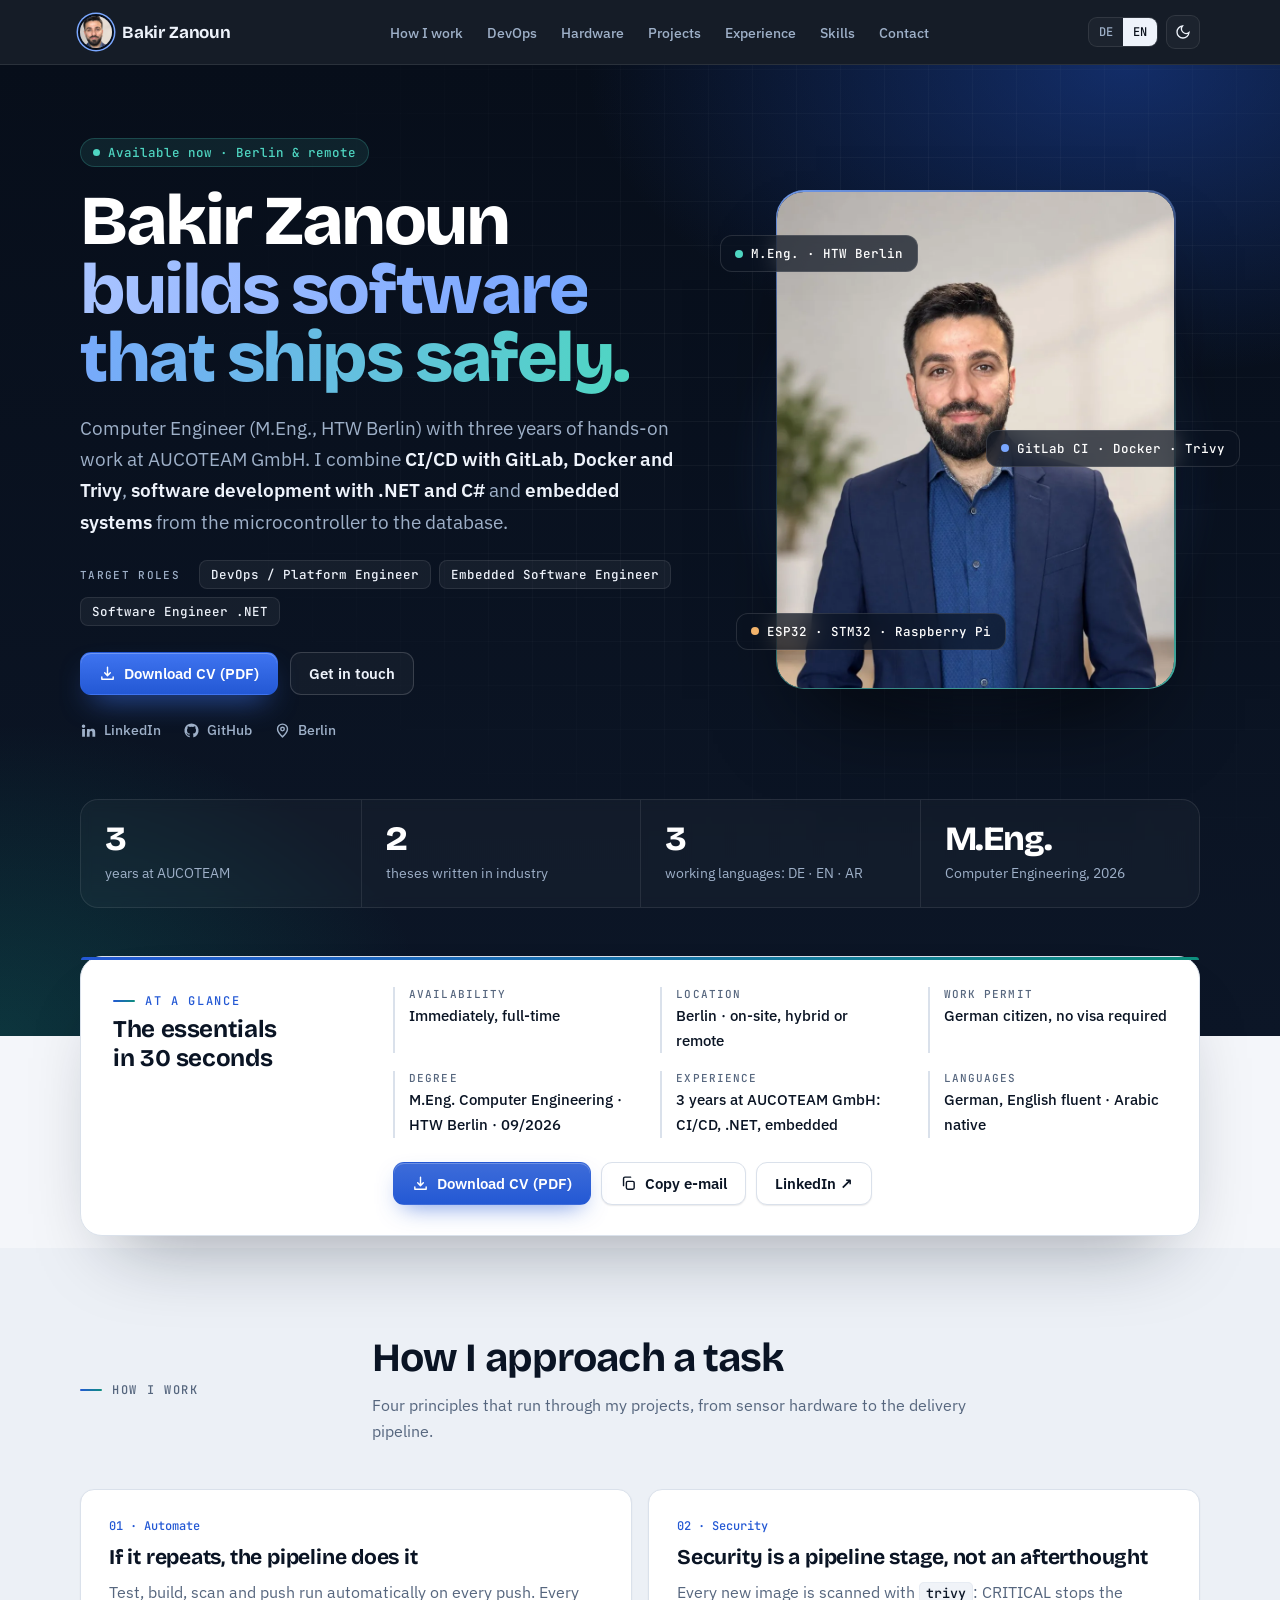
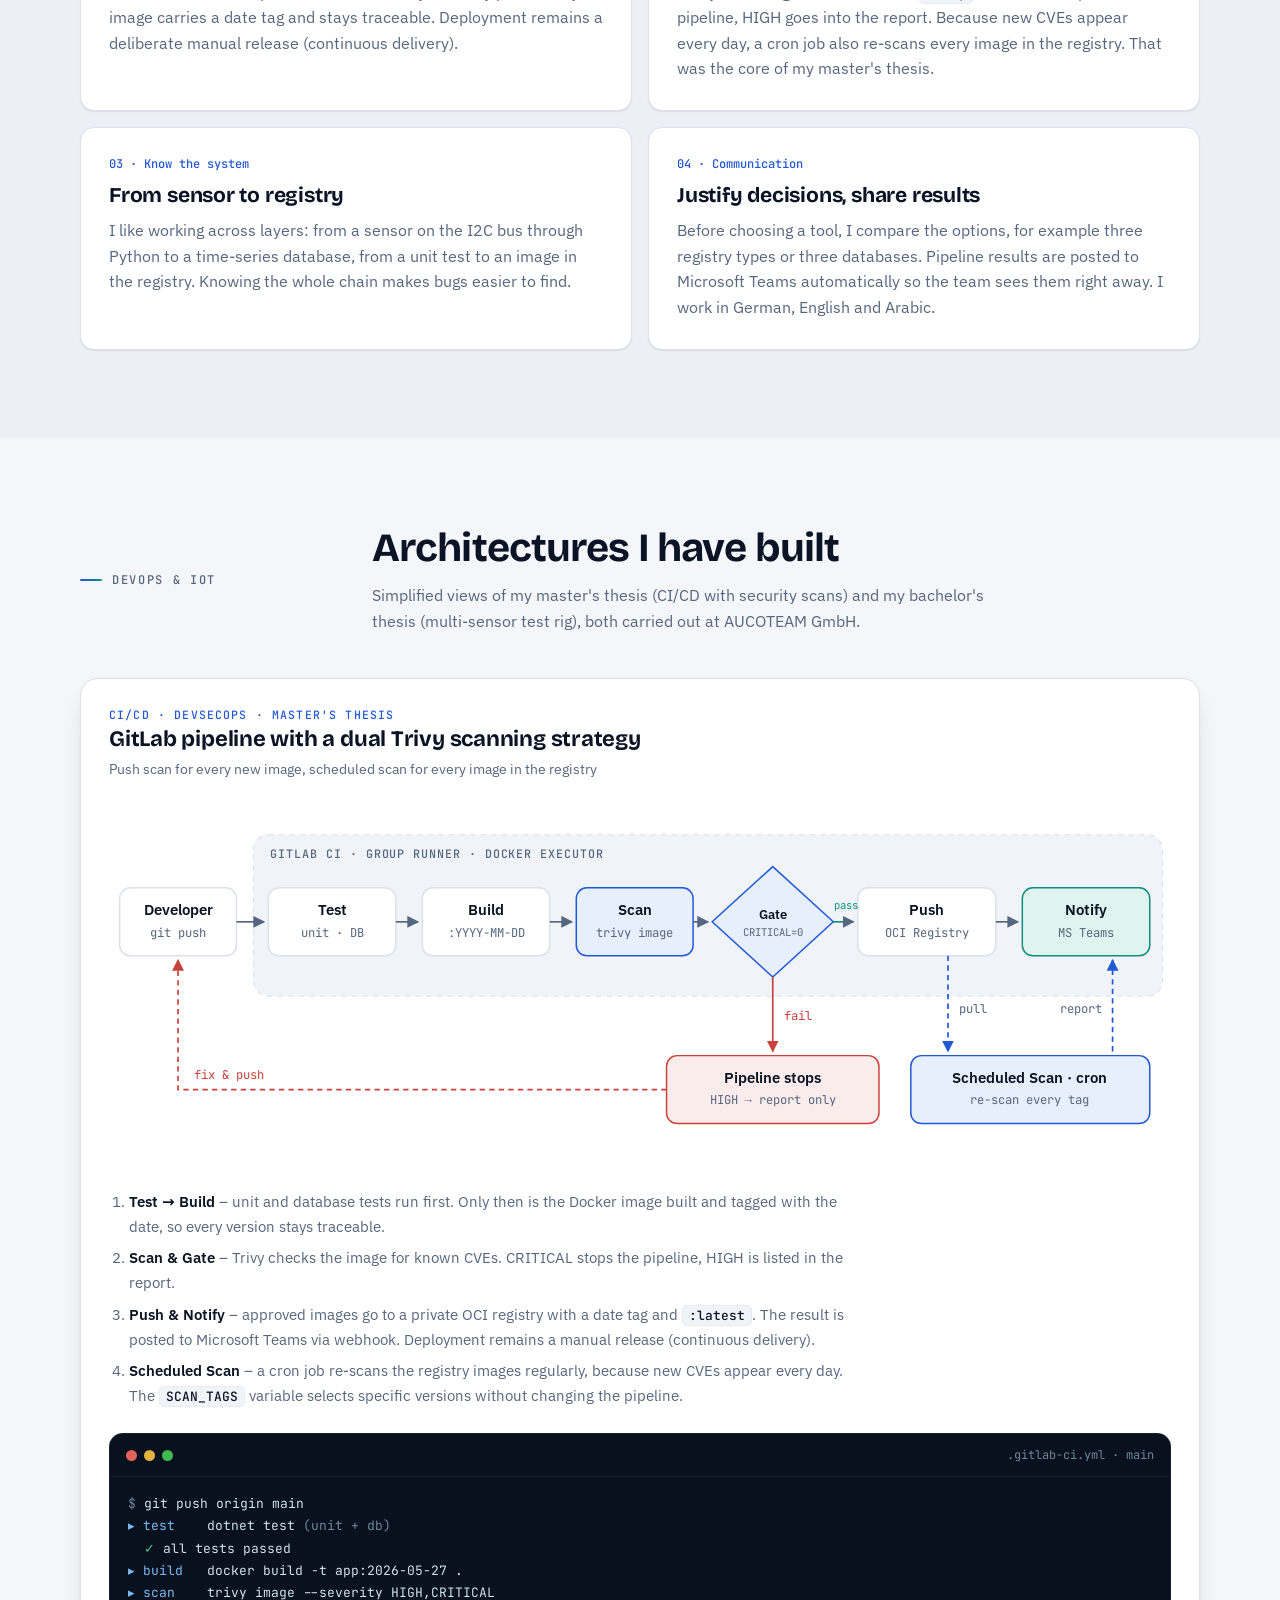
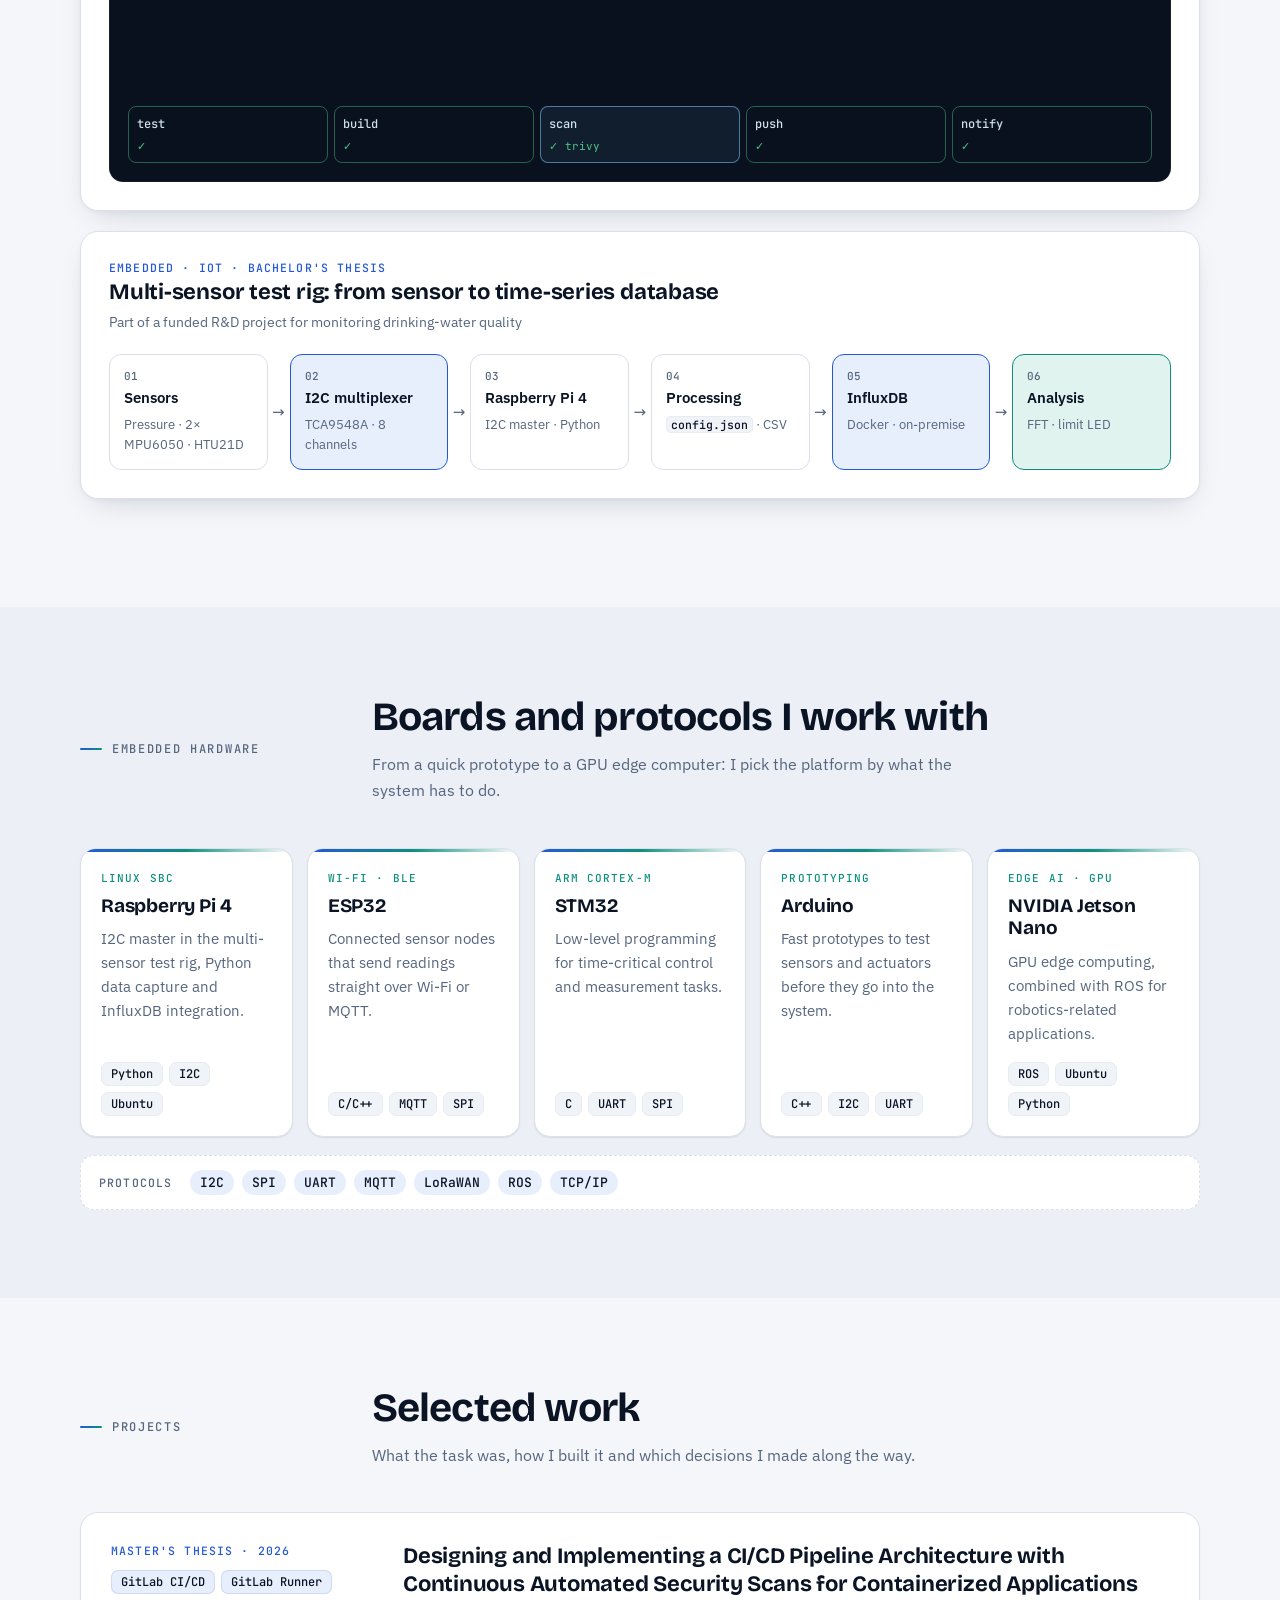
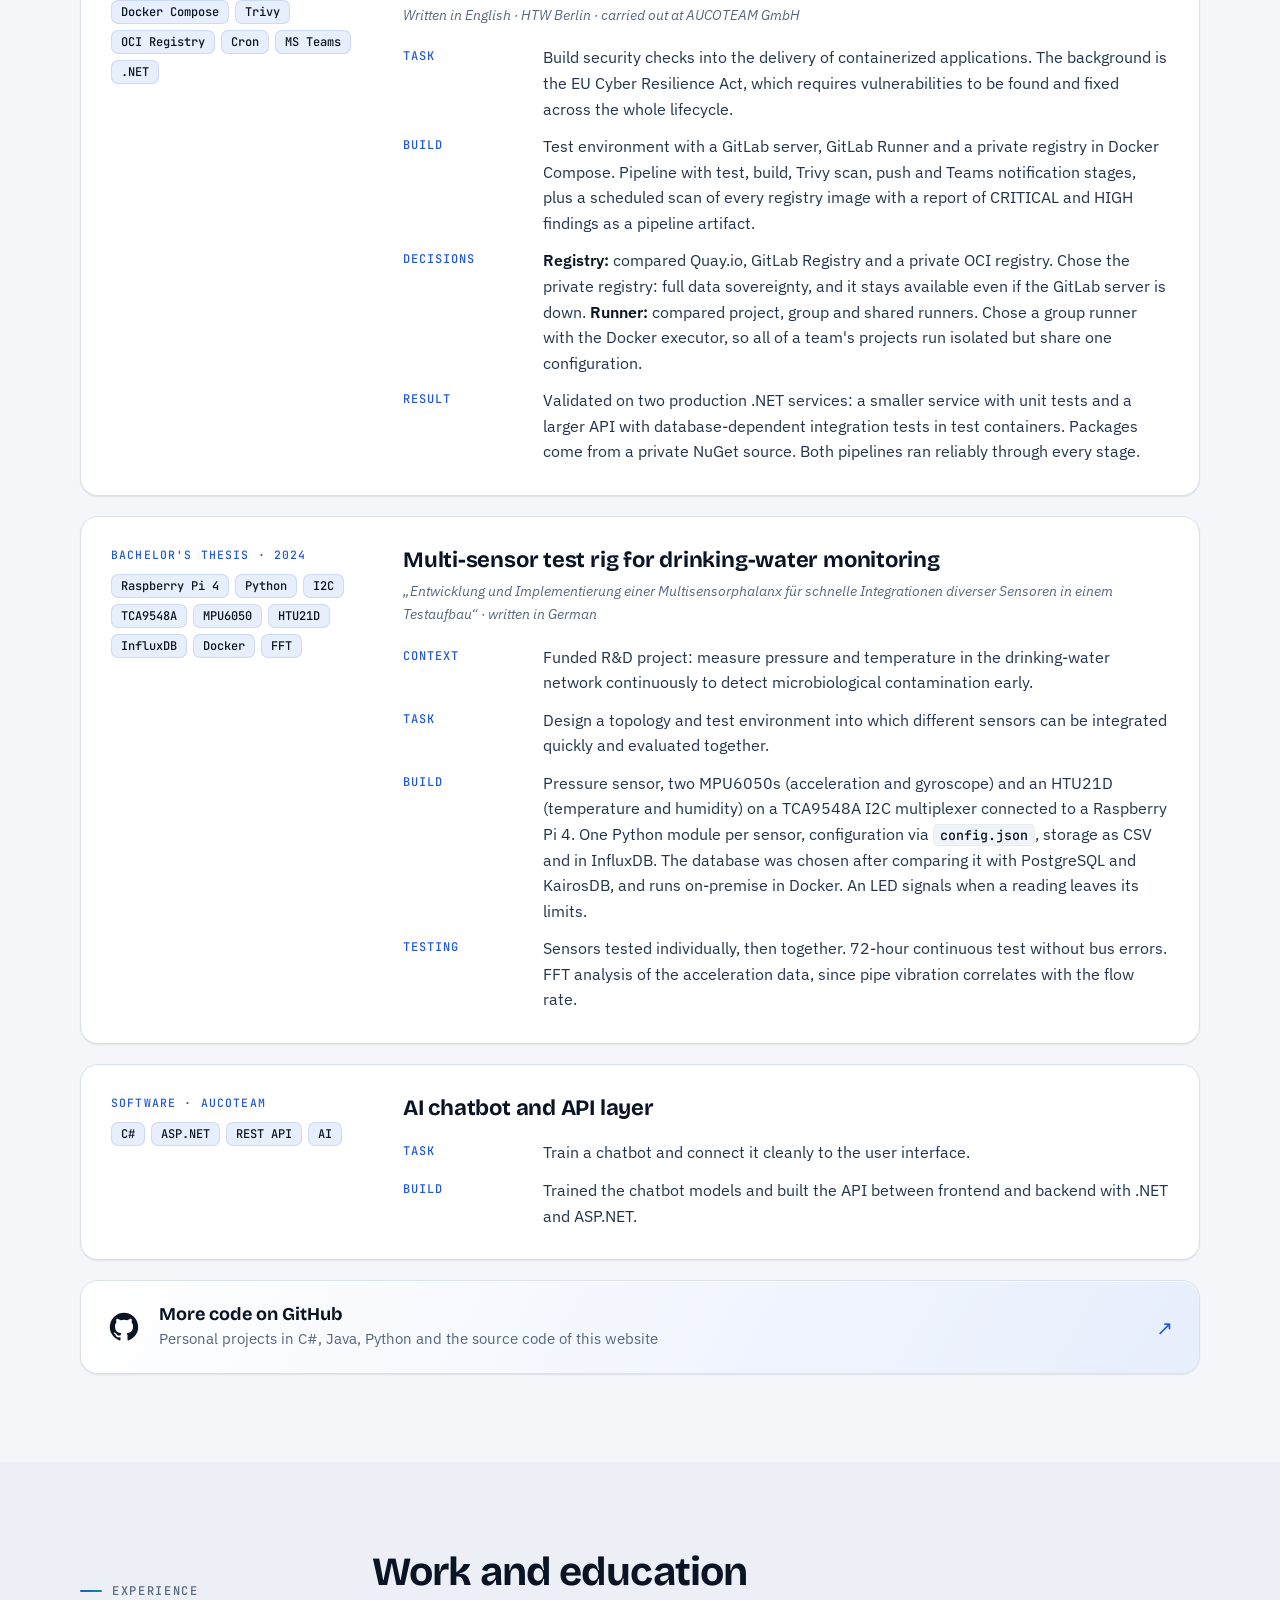
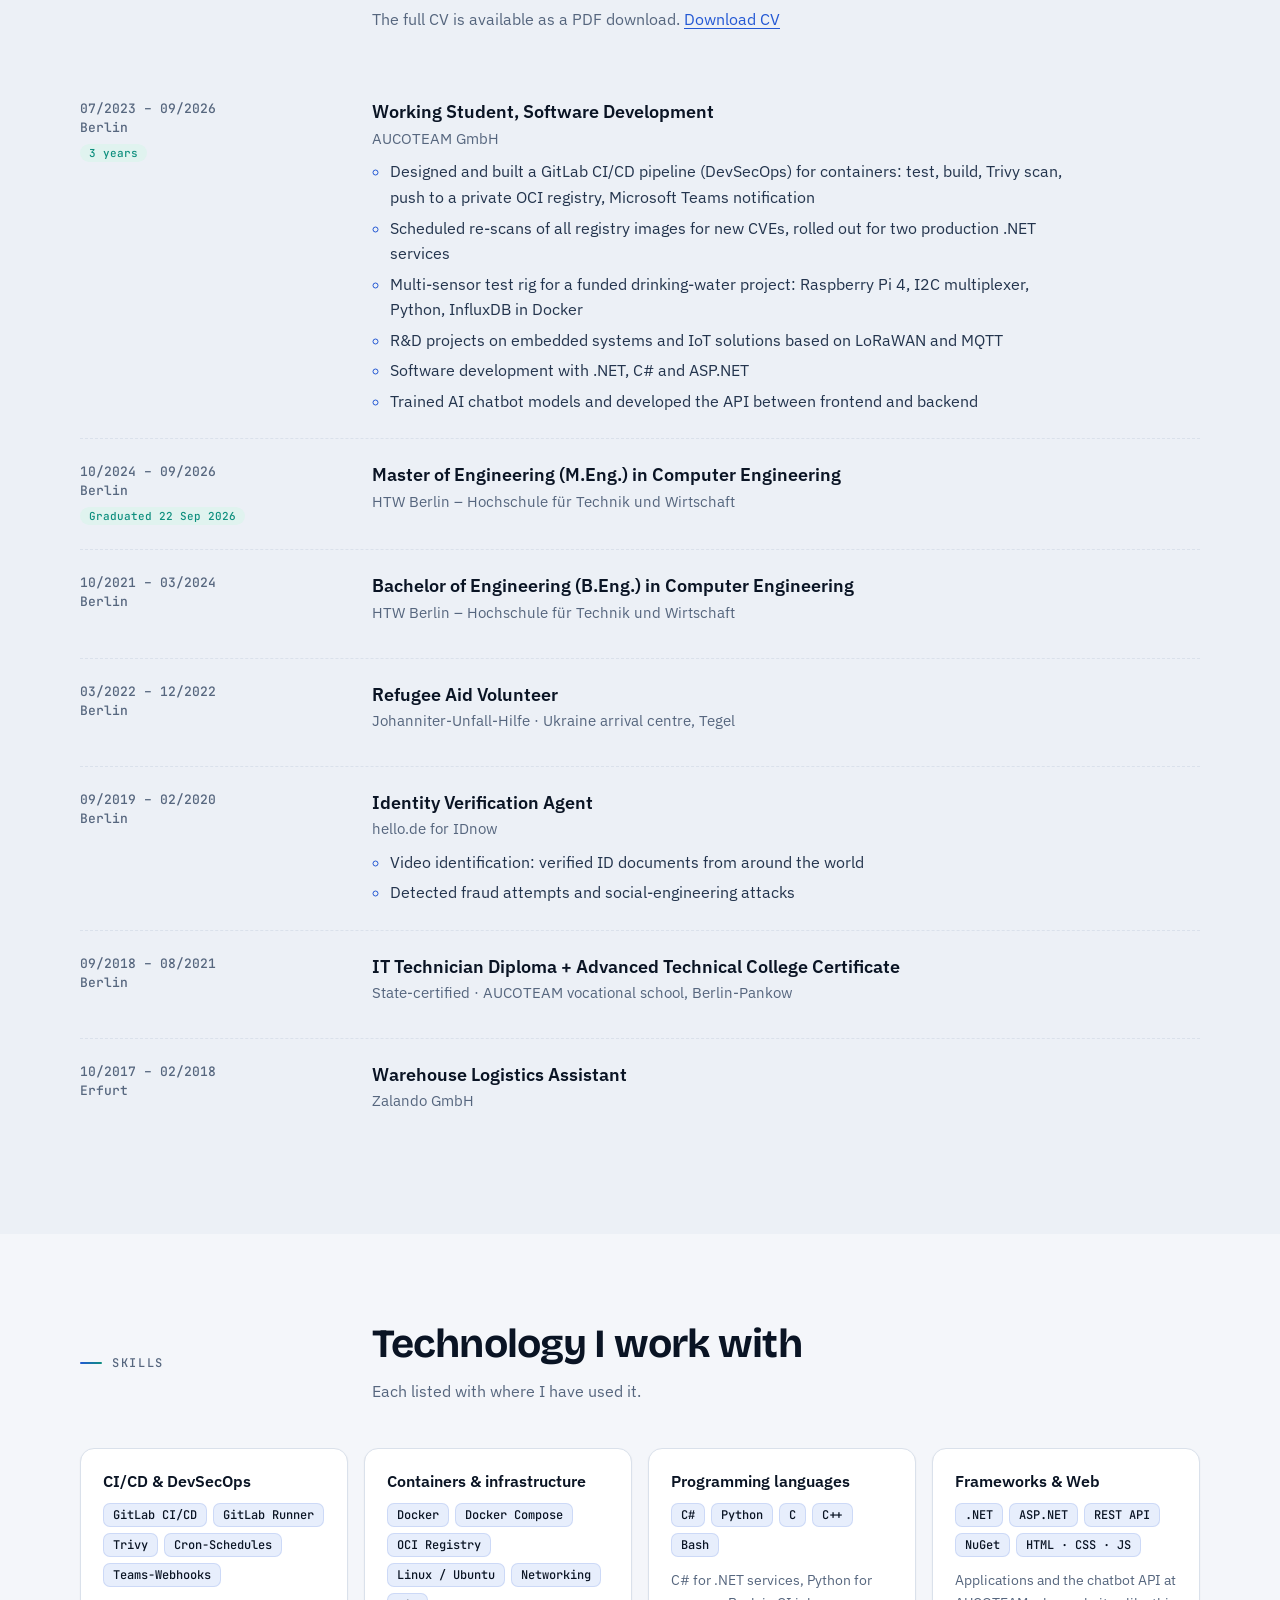
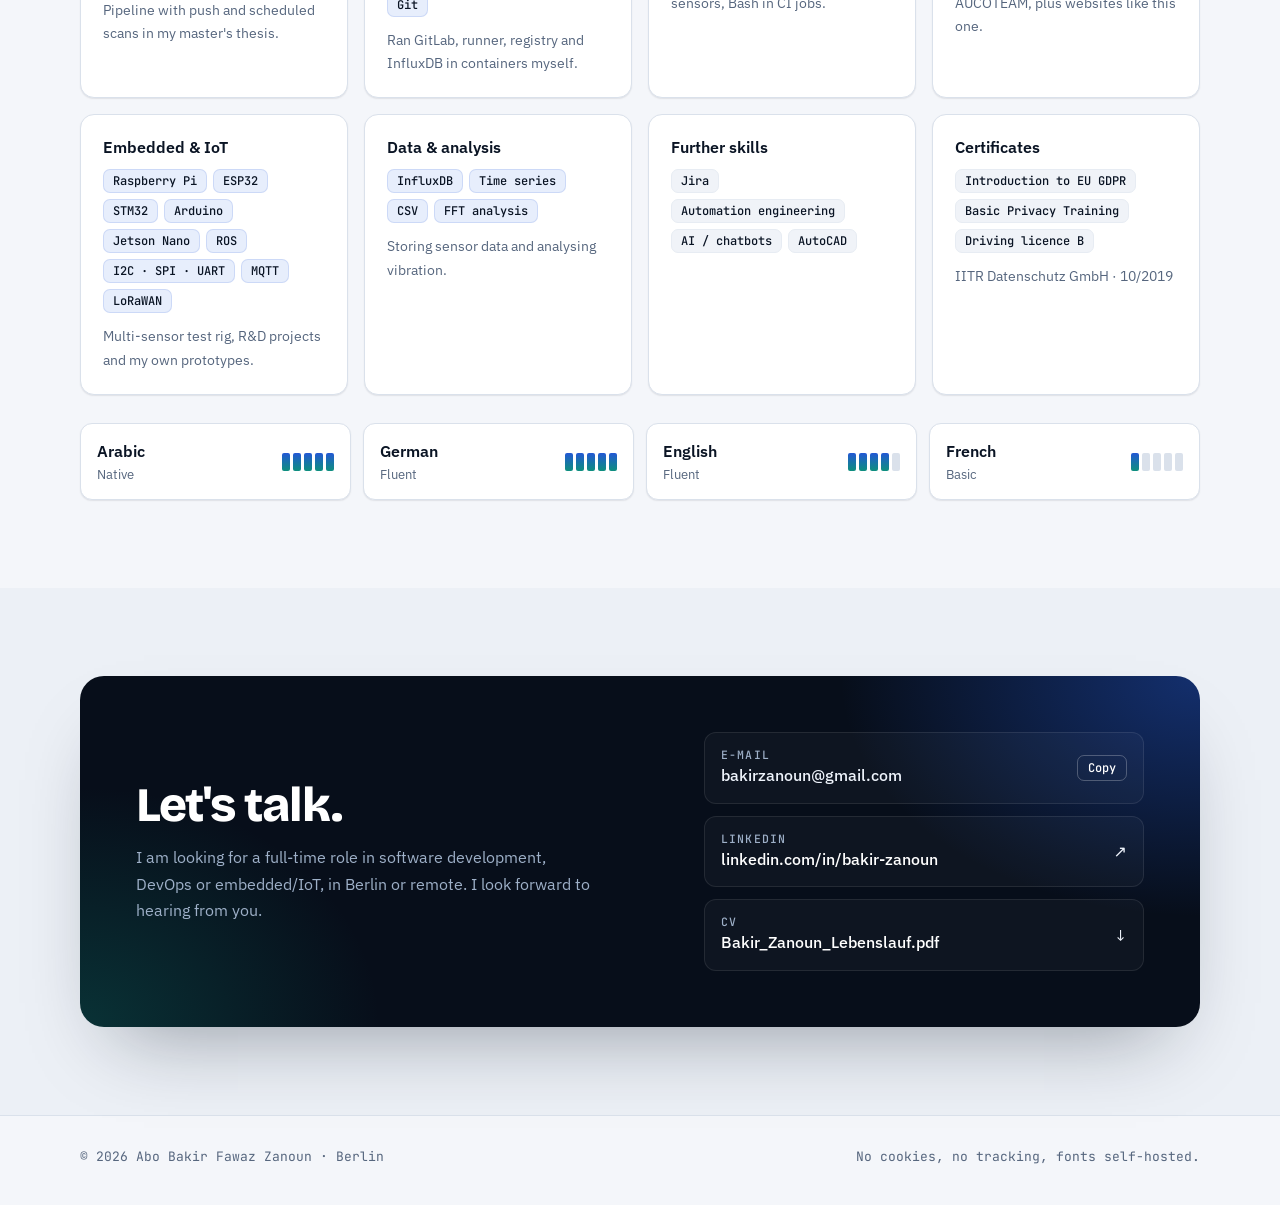
<file: index.html>
<!doctype html>
<html lang="de">
<head>
<meta charset="utf-8">
<meta name="viewport" content="width=device-width, initial-scale=1, viewport-fit=cover">
<title>Bakir Zanoun – Computer Engineer (M.Eng.) · Software, DevOps &amp; IoT</title>
<meta name="description" content="Abo Bakir Fawaz Zanoun – Computer Engineer (M.Eng., HTW Berlin) mit Erfahrung in GitLab CI/CD, Docker und Trivy (DevSecOps), .NET/C# sowie Embedded Systems (Raspberry Pi, I2C, InfluxDB). Berlin.">
<meta name="author" content="Abo Bakir Fawaz Zanoun">
<meta name="theme-color" content="#101C27">
<meta property="og:type" content="website">
<meta property="og:title" content="Bakir Zanoun – Computer Engineer (M.Eng.)">
<meta property="og:description" content="Software, DevOps & IoT aus Berlin. CI/CD mit automatisierten Sicherheitsscans, .NET-Anwendungen, Sensorik mit Raspberry Pi.">
<meta property="og:image" content="https://bakirzanoun.de/assets/img/og.png">
<meta name="twitter:card" content="summary_large_image">
<link rel="canonical" href="https://bakirzanoun.de/">
<link rel="icon" href="assets/img/favicon.svg" type="image/svg+xml">
<link rel="preload" href="assets/fonts/bricolage-grotesque-latin-800-normal.woff2" as="font" type="font/woff2" crossorigin>
<link rel="preload" href="assets/fonts/ibm-plex-sans-latin-400-normal.woff2" as="font" type="font/woff2" crossorigin>
<link rel="stylesheet" href="assets/css/style.css?v=7">
<script>
  (function(){try{
    var t=localStorage.getItem('bz-theme'); if(t) document.documentElement.setAttribute('data-theme',t);
  }catch(e){}
  document.documentElement.className='js';})();
</script>
<script type="application/ld+json">
{"@context":"https://schema.org","@type":"Person","name":"Abo Bakir Fawaz Zanoun","alternateName":"Bakir Zanoun","jobTitle":"Computer Engineer (M.Eng.)","address":{"@type":"PostalAddress","addressLocality":"Berlin","addressCountry":"DE"},"alumniOf":{"@type":"CollegeOrUniversity","name":"HTW Berlin"},"email":"mailto:bakirzanoun@gmail.com","sameAs":["https://www.linkedin.com/in/bakir-zanoun-226b09108"],"knowsAbout":["C#",".NET","ASP.NET","Python","C","GitLab CI/CD","DevSecOps","Docker","Trivy","IoT","I2C","InfluxDB","LoRaWAN","MQTT","Raspberry Pi"],"knowsLanguage":["ar","de","en","fr"]}
</script>
</head>
<body data-lang="de">
<a class="skip" href="#main">Zum Inhalt springen</a>

<header class="site-header" id="header">
  <div class="container nav">
    <a class="brand" href="#top" aria-label="Bakir Zanoun – Start"><img class="brand-avatar" src="assets/img/avatar.jpg" width="32" height="32" alt="">Bakir Zanoun</a>
    <ul class="nav-links">
      <li><a href="#arbeitsweise"><span class="de">Arbeitsweise</span><span class="en">How I work</span></a></li>
      <li><a href="#devops">DevOps</a></li>
      <li><a href="#hardware">Hardware</a></li>
      <li><a href="#projekte"><span class="de">Projekte</span><span class="en">Projects</span></a></li>
      <li><a href="#werdegang"><span class="de">Werdegang</span><span class="en">Experience</span></a></li>
      <li><a href="#kenntnisse"><span class="de">Kenntnisse</span><span class="en">Skills</span></a></li>
      <li><a href="#kontakt"><span class="de">Kontakt</span><span class="en">Contact</span></a></li>
    </ul>
    <div class="nav-tools">
      <div class="seg" role="group" aria-label="Sprache / Language">
        <button type="button" data-lang="de" aria-pressed="true">DE</button>
        <button type="button" data-lang="en" aria-pressed="false">EN</button>
      </div>
      <button class="icon-btn menu-btn" id="menuBtn" type="button" aria-label="Menü" aria-expanded="false" aria-controls="mobileNav">
        <svg viewBox="0 0 24 24" fill="none" stroke="currentColor" stroke-width="2" stroke-linecap="round"><path d="M4 7h16M4 12h16M4 17h16"/></svg>
      </button>
      <button class="icon-btn" id="themeBtn" type="button" aria-label="Hell/Dunkel umschalten">
        <svg viewBox="0 0 24 24" fill="none" stroke="currentColor" stroke-width="2" stroke-linecap="round"><path d="M21 12.8A9 9 0 1 1 11.2 3a7 7 0 0 0 9.8 9.8z"/></svg>
      </button>
    </div>
  </div>
  <nav class="mobile-nav" id="mobileNav" hidden aria-label="Mobile"><ul>
      <li><a href="#arbeitsweise"><span class="de">Arbeitsweise</span><span class="en">How I work</span></a></li>
      <li><a href="#devops">DevOps</a></li>
      <li><a href="#hardware">Hardware</a></li>
      <li><a href="#projekte"><span class="de">Projekte</span><span class="en">Projects</span></a></li>
      <li><a href="#werdegang"><span class="de">Werdegang</span><span class="en">Experience</span></a></li>
      <li><a href="#kenntnisse"><span class="de">Kenntnisse</span><span class="en">Skills</span></a></li>
      <li><a href="#kontakt"><span class="de">Kontakt</span><span class="en">Contact</span></a></li>
    </ul>
    <a class="btn primary" href="cv/Bakir_Zanoun_Lebenslauf.pdf" download><span class="de">Lebenslauf (PDF)</span><span class="en">Download CV (PDF)</span></a>
  </nav>
</header>

<main id="main">
<!-- Hero -->
<section class="hero" id="top">
  <div class="container hero-grid">
    <div class="hero-copy">
      <span class="status intro" style="--i:0"><span class="de">Verfügbar ab sofort · Berlin &amp; remote</span><span class="en">Available now · Berlin &amp; remote</span></span>
      <h1 class="intro" style="--i:1">Bakir Zanoun<br><span class="thin"><span class="de">baut Software, die sicher ausgeliefert wird.</span><span class="en">builds software that ships safely.</span></span></h1>
      <p class="lead intro" style="--i:2">
        <span class="de">Computer Engineer (M.Eng., HTW Berlin) mit drei Jahren Praxis bei der AUCOTEAM GmbH. Ich verbinde <b>CI/CD mit GitLab, Docker und Trivy</b>, <b>Softwareentwicklung mit .NET und C#</b> und <b>Embedded-Systeme</b> vom Mikrocontroller bis zur Datenbank.</span>
        <span class="en">Computer Engineer (M.Eng., HTW Berlin) with three years of hands-on work at AUCOTEAM GmbH. I combine <b>CI/CD with GitLab, Docker and Trivy</b>, <b>software development with .NET and C#</b> and <b>embedded systems</b> from the microcontroller to the database.</span>
      </p>
      <div class="roles intro" style="--i:3">
        <span class="roles-k"><span class="de">Zielrollen</span><span class="en">Target roles</span></span>
        <span>DevOps / Platform Engineer</span><span>Embedded Software Engineer</span><span>Software Engineer .NET</span>
      </div>
      <div class="cta-row intro" style="--i:3">
        <a class="btn primary" href="cv/Bakir_Zanoun_Lebenslauf.pdf" download>
          <svg viewBox="0 0 24 24" fill="none" stroke="currentColor" stroke-width="2" stroke-linecap="round" stroke-linejoin="round"><path d="M12 3v12m0 0-4-4m4 4 4-4M4 17v3h16v-3"/></svg>
          <span class="de">Lebenslauf (PDF)</span><span class="en">Download CV (PDF)</span>
        </a>
        <a class="btn" href="#kontakt"><span class="de">Kontakt aufnehmen</span><span class="en">Get in touch</span></a>
      </div>
      <ul class="socials intro" style="--i:4">
        <li><a href="https://www.linkedin.com/in/bakir-zanoun-226b09108" target="_blank" rel="noopener" aria-label="LinkedIn"><svg viewBox="0 0 24 24" fill="currentColor"><path d="M4.98 3.5a2.5 2.5 0 1 1 0 5 2.5 2.5 0 0 1 0-5zM3 9.75h4v11H3zm7 0h3.8v1.5h.05c.53-1 1.83-1.8 3.45-1.8 3.7 0 4.2 2.3 4.2 5.3v6h-4v-5.3c0-1.3 0-2.9-1.8-2.9s-2.1 1.4-2.1 2.8v5.4h-4z"/></svg>LinkedIn</a></li>
        <li><a href="https://github.com/Bakir-Alnuaimi" target="_blank" rel="noopener" aria-label="GitHub"><svg viewBox="0 0 24 24" fill="currentColor"><path d="M12 2a10 10 0 0 0-3.16 19.49c.5.09.68-.22.68-.48v-1.7c-2.78.6-3.37-1.34-3.37-1.34-.45-1.16-1.11-1.47-1.11-1.47-.9-.62.07-.6.07-.6 1 .07 1.53 1.03 1.53 1.03.89 1.52 2.34 1.08 2.91.83.09-.65.35-1.09.63-1.34-2.22-.25-4.55-1.11-4.55-4.94 0-1.09.39-1.98 1.03-2.68-.1-.25-.45-1.27.1-2.64 0 0 .84-.27 2.75 1.02a9.5 9.5 0 0 1 5 0c1.91-1.3 2.75-1.02 2.75-1.02.55 1.37.2 2.39.1 2.64.64.7 1.03 1.59 1.03 2.68 0 3.84-2.34 4.68-4.57 4.93.36.31.68.92.68 1.85v2.74c0 .27.18.58.69.48A10 10 0 0 0 12 2z"/></svg>GitHub</a></li>
        <li><span class="loc"><svg viewBox="0 0 24 24" fill="none" stroke="currentColor" stroke-width="2"><path d="M12 21s-7-6.2-7-11a7 7 0 0 1 14 0c0 4.8-7 11-7 11z"/><circle cx="12" cy="10" r="2.5"/></svg>Berlin</span></li>
      </ul>
    </div>

    <div class="hero-visual intro" style="--i:2">
      <div class="portrait">
        <picture>
          <source srcset="assets/img/portrait.webp" type="image/webp">
          <img src="assets/img/portrait.jpg" width="880" height="1100" alt="Porträt von Bakir Zanoun" fetchpriority="high">
        </picture>
      </div>
      <div class="float-chip c1"><span class="dot ok"></span>M.Eng. · HTW Berlin</div>
      <div class="float-chip c2"><span class="dot acc"></span>GitLab CI · Docker · Trivy</div>
      <div class="float-chip c3"><span class="dot warm"></span>ESP32 · STM32 · Raspberry Pi</div>
    </div>
  </div>

  <div class="container">
    <ul class="stats intro" style="--i:5">
      <li><b data-count="3">3</b><span class="de">Jahre Praxis bei AUCOTEAM</span><span class="en">years at AUCOTEAM</span></li>
      <li><b data-count="2">2</b><span class="de">Abschlussarbeiten aus der Industrie</span><span class="en">theses written in industry</span></li>
      <li><b data-count="3">3</b><span class="de">Arbeitssprachen: DE · EN · AR</span><span class="en">working languages: DE · EN · AR</span></li>
      <li><b>M.Eng.</b><span class="de">Computer Engineering, 2026</span><span class="en">Computer Engineering, 2026</span></li>
    </ul>
  </div>
</section>

<!-- Profil -->
<section class="glance-wrap" id="profil" aria-label="Auf einen Blick">
  <div class="container">
    <div class="glance reveal">
      <div class="glance-head">
        <p class="eyebrow"><span class="de">Auf einen Blick</span><span class="en">At a glance</span></p>
        <h2><span class="de">Das Wichtigste in 30 Sekunden</span><span class="en">The essentials in 30 seconds</span></h2>
      </div>
      <dl class="facts-grid">
        <div><dt><span class="de">Verfügbarkeit</span><span class="en">Availability</span></dt><dd><span class="de">Ab sofort, Vollzeit</span><span class="en">Immediately, full-time</span></dd></div>
        <div><dt><span class="de">Standort</span><span class="en">Location</span></dt><dd><span class="de">Berlin · vor Ort, hybrid oder remote</span><span class="en">Berlin · on-site, hybrid or remote</span></dd></div>
        <div><dt><span class="de">Arbeitserlaubnis</span><span class="en">Work permit</span></dt><dd><span class="de">Deutsche Staatsangehörigkeit, kein Visum nötig</span><span class="en">German citizen, no visa required</span></dd></div>
        <div><dt><span class="de">Abschluss</span><span class="en">Degree</span></dt><dd>M.Eng. Computer Engineering · HTW Berlin · 09/2026</dd></div>
        <div><dt><span class="de">Praxis</span><span class="en">Experience</span></dt><dd><span class="de">3 Jahre AUCOTEAM GmbH: CI/CD, .NET, Embedded</span><span class="en">3 years at AUCOTEAM GmbH: CI/CD, .NET, embedded</span></dd></div>
        <div><dt><span class="de">Sprachen</span><span class="en">Languages</span></dt><dd><span class="de">Deutsch, Englisch fließend · Arabisch Muttersprache</span><span class="en">German, English fluent · Arabic native</span></dd></div>
      </dl>
      <div class="glance-actions">
        <a class="btn primary" href="cv/Bakir_Zanoun_Lebenslauf.pdf" download>
          <svg viewBox="0 0 24 24" fill="none" stroke="currentColor" stroke-width="2" stroke-linecap="round" stroke-linejoin="round"><path d="M12 3v12m0 0-4-4m4 4 4-4M4 17v3h16v-3"/></svg>
          <span class="de">Lebenslauf (PDF)</span><span class="en">Download CV (PDF)</span></a>
        <button class="btn" type="button" id="copyMail2" data-mail="bakirzanoun@gmail.com">
          <svg viewBox="0 0 24 24" fill="none" stroke="currentColor" stroke-width="2" stroke-linecap="round" stroke-linejoin="round"><rect x="9" y="9" width="11" height="11" rx="2"/><path d="M5 15V5a2 2 0 0 1 2-2h8"/></svg>
          <span class="lbl"><span class="de">E-Mail kopieren</span><span class="en">Copy e-mail</span></span></button>
        <a class="btn" href="https://www.linkedin.com/in/bakir-zanoun-226b09108" target="_blank" rel="noopener">LinkedIn ↗</a>
      </div>
    </div>
  </div>
</section>

<!-- Arbeitsweise -->
<section class="block" id="arbeitsweise">
  <div class="container">
    <div class="sec-head reveal">
      <p class="eyebrow"><span class="de">Arbeitsweise</span><span class="en">How I work</span></p>
      <div>
        <h2><span class="de">Wie ich an Aufgaben herangehe</span><span class="en">How I approach a task</span></h2>
        <p><span class="de">Vier Grundsätze, die sich durch meine Projekte ziehen, von der Sensorik bis zur Pipeline.</span><span class="en">Four principles that run through my projects, from sensor hardware to the delivery pipeline.</span></p>
      </div>
    </div>
    <div class="principles reveal">
      <article class="pr">
        <span class="step">01 · <span class="de">Automatisieren</span><span class="en">Automate</span></span>
        <h3><span class="de">Was sich wiederholt, macht die Pipeline</span><span class="en">If it repeats, the pipeline does it</span></h3>
        <p><span class="de">Test, Build, Scan und Push laufen bei jedem Push automatisch. Jedes Image trägt ein Datums-Tag und ist nachvollziehbar. Das Deployment bleibt eine bewusste, manuelle Freigabe (Continuous Delivery).</span><span class="en">Test, build, scan and push run automatically on every push. Every image carries a date tag and stays traceable. Deployment remains a deliberate manual release (continuous delivery).</span></p>
      </article>
      <article class="pr">
        <span class="step">02 · <span class="de">Sicherheit</span><span class="en">Security</span></span>
        <h3><span class="de">Sicherheit ist ein Pipeline-Schritt, kein Nachgedanke</span><span class="en">Security is a pipeline stage, not an afterthought</span></h3>
        <p><span class="de">Jedes neue Image wird mit <code>trivy</code> gescannt: CRITICAL stoppt die Pipeline, HIGH landet im Report. Weil täglich neue CVEs erscheinen, scannt zusätzlich ein Cron-Job alle Images in der Registry neu. Das war der Kern meiner Masterarbeit.</span><span class="en">Every new image is scanned with <code>trivy</code>: CRITICAL stops the pipeline, HIGH goes into the report. Because new CVEs appear every day, a cron job also re-scans every image in the registry. That was the core of my master's thesis.</span></p>
      </article>
      <article class="pr">
        <span class="step">03 · <span class="de">System verstehen</span><span class="en">Know the system</span></span>
        <h3><span class="de">Vom Sensor bis zur Registry</span><span class="en">From sensor to registry</span></h3>
        <p><span class="de">Ich arbeite gern über Schichten hinweg: vom Sensor am I2C-Bus über Python bis zur Zeitreihendatenbank, vom Unit-Test bis zum Image in der Registry. Wer die ganze Kette kennt, findet Fehler schneller.</span><span class="en">I like working across layers: from a sensor on the I2C bus through Python to a time-series database, from a unit test to an image in the registry. Knowing the whole chain makes bugs easier to find.</span></p>
      </article>
      <article class="pr">
        <span class="step">04 · <span class="de">Kommunikation</span><span class="en">Communication</span></span>
        <h3><span class="de">Entscheidungen begründen, Ergebnisse teilen</span><span class="en">Justify decisions, share results</span></h3>
        <p><span class="de">Bevor ich ein Werkzeug wähle, vergleiche ich die Optionen, zum Beispiel drei Registry-Varianten oder drei Datenbanken. Pipeline-Ergebnisse landen automatisch in Microsoft Teams, damit das Team sie sofort sieht. Ich arbeite auf Deutsch, Englisch und Arabisch.</span><span class="en">Before choosing a tool, I compare the options, for example three registry types or three databases. Pipeline results are posted to Microsoft Teams automatically so the team sees them right away. I work in German, English and Arabic.</span></p>
      </article>
    </div>
  </div>
</section>

<!-- DevOps -->
<section class="block" id="devops">
  <div class="container">
    <div class="sec-head reveal">
      <p class="eyebrow">DevOps &amp; IoT</p>
      <div>
        <h2><span class="de">Architekturen, die ich gebaut habe</span><span class="en">Architectures I have built</span></h2>
        <p><span class="de">Vereinfachte Darstellungen meiner Masterarbeit (CI/CD mit Sicherheitsscans) und meiner Bachelorarbeit (Multisensor-Prüfstand), beide umgesetzt bei der AUCOTEAM GmbH.</span><span class="en">Simplified views of my master's thesis (CI/CD with security scans) and my bachelor's thesis (multi-sensor test rig), both carried out at AUCOTEAM GmbH.</span></p>
      </div>
    </div>

    <figure class="diagram reveal">
      <figcaption>
        <span class="kind">CI/CD · DevSecOps · <span class="de">Masterarbeit</span><span class="en">Master's thesis</span></span>
        <strong><span class="de">GitLab-Pipeline mit dualer Trivy-Scan-Strategie</span><span class="en">GitLab pipeline with a dual Trivy scanning strategy</span></strong>
        <span class="muted"><span class="de">Push-Scan für jedes neue Image, Scheduled-Scan für alle Images in der Registry</span><span class="en">Push scan for every new image, scheduled scan for every image in the registry</span></span>
      </figcaption>
      <div class="diagram-scroll">
        <svg class="pipe-svg" viewBox="0 0 1000 340" role="img" aria-labelledby="pipeTitle">
          <title id="pipeTitle">GitLab CI/CD pipeline: test, build, Trivy scan, gate, push to private registry, Microsoft Teams notification, plus scheduled re-scan of registry images</title>
          <defs>
            <marker id="arr" viewBox="0 0 10 10" refX="9" refY="5" markerWidth="7" markerHeight="7" orient="auto-start-reverse"><path d="M0 0 10 5 0 10z" class="d-arrowhead"/></marker>
            <marker id="arrBad" viewBox="0 0 10 10" refX="9" refY="5" markerWidth="7" markerHeight="7" orient="auto"><path d="M0 0 10 5 0 10z" class="d-bad-fill"/></marker>
            <marker id="arrAcc" viewBox="0 0 10 10" refX="9" refY="5" markerWidth="7" markerHeight="7" orient="auto"><path d="M0 0 10 5 0 10z" class="d-acc-fill"/></marker>
          </defs>

          <rect x="136" y="28" width="856" height="152" rx="14" class="d-frame"/>
          <text x="152" y="50" class="d-label">GitLab CI · Group Runner · Docker Executor</text>

          <g class="pkt" aria-hidden="true">
            <circle r="7" fill="#1E6BC0" opacity=".25" class="pkt-halo"/>
            <circle r="4.5" fill="#1E6BC0" class="pkt-core"/>
            <animateMotion dur="7s" repeatCount="indefinite" path="M65 110 H920" keyPoints="0;1;1" keyTimes="0;0.8;1" calcMode="linear"/>
          </g>

          <rect x="10" y="78" width="110" height="64" rx="10" class="d-box"/>
          <text x="65" y="104" class="d-t">Developer</text>
          <text x="65" y="124" class="d-s">git push</text>

          <rect x="150" y="78" width="120" height="64" rx="10" class="d-box"/>
          <text x="210" y="104" class="d-t">Test</text>
          <text x="210" y="124" class="d-s">unit · DB</text>

          <rect x="295" y="78" width="120" height="64" rx="10" class="d-box"/>
          <text x="355" y="104" class="d-t">Build</text>
          <text x="355" y="124" class="d-s">:YYYY-MM-DD</text>

          <rect x="440" y="78" width="110" height="64" rx="10" class="d-box d-acc"/>
          <text x="495" y="104" class="d-t">Scan</text>
          <text x="495" y="124" class="d-s">trivy image</text>

          <path d="M625 58 682 110 625 162 568 110z" class="d-box d-acc"/>
          <text x="625" y="107" class="d-t" style="font-size:12px">Gate</text>
          <text x="625" y="123" class="d-s" style="font-size:10px">CRITICAL=0</text>

          <rect x="705" y="78" width="130" height="64" rx="10" class="d-box"/>
          <text x="770" y="104" class="d-t">Push</text>
          <text x="770" y="124" class="d-s">OCI Registry</text>

          <rect x="860" y="78" width="120" height="64" rx="10" class="d-box d-ok"/>
          <text x="920" y="104" class="d-t">Notify</text>
          <text x="920" y="124" class="d-s">MS Teams</text>

          <line x1="120" y1="110" x2="146" y2="110" class="d-line" marker-end="url(#arr)"/>
          <line x1="270" y1="110" x2="291" y2="110" class="d-line" marker-end="url(#arr)"/>
          <line x1="415" y1="110" x2="436" y2="110" class="d-line" marker-end="url(#arr)"/>
          <line x1="550" y1="110" x2="564" y2="110" class="d-line" marker-end="url(#arr)"/>
          <line x1="682" y1="110" x2="701" y2="110" class="d-line d-okline" marker-end="url(#arr)"/>
          <text x="694" y="98" class="d-s d-oktext" style="font-size:10px">pass</text>
          <line x1="835" y1="110" x2="856" y2="110" class="d-line" marker-end="url(#arr)"/>

          <line x1="625" y1="162" x2="625" y2="232" class="d-line d-badline" marker-end="url(#arrBad)"/>
          <text x="636" y="202" class="d-s d-badtext" style="text-anchor:start">fail</text>
          <rect x="525" y="236" width="200" height="64" rx="10" class="d-box d-bad"/>
          <text x="625" y="262" class="d-t de">Pipeline stoppt</text><text x="625" y="262" class="d-t en">Pipeline stops</text>
          <text x="625" y="282" class="d-s de">HIGH → nur Report</text><text x="625" y="282" class="d-s en">HIGH → report only</text>
          <path d="M525 268 H65 V146" class="d-line d-badline d-dash" fill="none" marker-end="url(#arrBad)"/>
          <text x="80" y="258" class="d-s d-badtext" style="text-anchor:start">fix &amp; push</text>

          <rect x="755" y="236" width="225" height="64" rx="10" class="d-box d-acc"/>
          <text x="867" y="262" class="d-t">Scheduled Scan · cron</text>
          <text x="867" y="282" class="d-s de">alle Tags neu scannen</text><text x="867" y="282" class="d-s en">re-scan every tag</text>
          <path d="M790 142 V232" class="d-line d-accline d-dash" fill="none" marker-end="url(#arrAcc)"/>
          <path d="M945 232 V146" class="d-line d-accline d-dash" fill="none" marker-end="url(#arrAcc)"/>
          <text x="800" y="196" class="d-s" style="text-anchor:start">pull</text>
          <text x="935" y="196" class="d-s" style="text-anchor:end">report</text>

          <rect x="150" y="78" width="120" height="64" rx="10" fill="none" class="glow" style="--d:0.56s"/>
          <rect x="295" y="78" width="120" height="64" rx="10" fill="none" class="glow" style="--d:1.51s"/>
          <rect x="440" y="78" width="110" height="64" rx="10" fill="none" class="glow" style="--d:2.46s"/>
          <path d="M625 58 682 110 625 162 568 110z" fill="none" class="glow" style="--d:3.31s"/>
          <rect x="705" y="78" width="130" height="64" rx="10" fill="none" class="glow" style="--d:4.19s"/>
          <rect x="860" y="78" width="120" height="64" rx="10" fill="none" class="glow glow-ok" style="--d:5.21s"/>
        </svg>
      </div>
      <ol class="legend">
        <li><b>Test → Build</b> <span class="de">– Unit- und Datenbanktests laufen zuerst. Erst danach wird das Docker-Image gebaut und mit dem Datum getaggt, damit jede Version nachvollziehbar bleibt.</span><span class="en">– unit and database tests run first. Only then is the Docker image built and tagged with the date, so every version stays traceable.</span></li>
        <li><b>Scan &amp; Gate</b> <span class="de">– Trivy prüft das Image auf bekannte CVEs. CRITICAL stoppt die Pipeline, HIGH wird im Report ausgewiesen.</span><span class="en">– Trivy checks the image for known CVEs. CRITICAL stops the pipeline, HIGH is listed in the report.</span></li>
        <li><b>Push &amp; Notify</b> <span class="de">– geprüfte Images gehen mit Datums-Tag und <code>:latest</code> in eine private OCI-Registry. Das Ergebnis landet per Webhook in Microsoft Teams. Das Deployment bleibt eine manuelle Freigabe (Continuous Delivery).</span><span class="en">– approved images go to a private OCI registry with a date tag and <code>:latest</code>. The result is posted to Microsoft Teams via webhook. Deployment remains a manual release (continuous delivery).</span></li>
        <li><b>Scheduled Scan</b> <span class="de">– ein Cron-Job scannt die Images in der Registry regelmäßig neu, weil täglich neue CVEs erscheinen. Über die Variable <code>SCAN_TAGS</code> lassen sich einzelne Versionen auswählen, ohne die Pipeline zu ändern.</span><span class="en">– a cron job re-scans the registry images regularly, because new CVEs appear every day. The <code>SCAN_TAGS</code> variable selects specific versions without changing the pipeline.</span></li>
      </ol>
      <div class="term-wrap">
      <div class="term" aria-label="Beispiel: CI/CD-Pipeline mit Sicherheitsscan">
      <div class="term-bar"><i></i><i></i><i></i><span>.gitlab-ci.yml · main</span></div>
      <div class="term-body" id="term">
        <div class="term-line"><span class="dim">$</span> git push origin main</div>
        <div class="term-line"><span class="acc">▸ test</span>    dotnet test <span class="dim">(unit + db)</span></div>
        <div class="term-line"><span class="ok">  ✓</span> all tests passed</div>
        <div class="term-line"><span class="acc">▸ build</span>   docker build -t app:2026-05-27 .</div>
        <div class="term-line"><span class="acc">▸ scan</span>    trivy image --severity HIGH,CRITICAL</div>
        <div class="term-line"><span class="ok">  ✓</span> CRITICAL: 0   <span class="warn">HIGH: 2</span> <span class="dim">→ report</span></div>
        <div class="term-line"><span class="acc">▸ push</span>    registry :2026-05-27 :latest</div>
        <div class="term-line"><span class="acc">▸ notify</span>  <span class="ok">✓</span> Teams: pipeline passed</div>
        <div class="term-line"><span class="dim"># deploy: manual (continuous delivery)</span></div>
        <div class="stages" aria-hidden="true">
          <div class="st done"><b>test</b><em>✓</em></div>
          <div class="st done"><b>build</b><em>✓</em></div>
          <div class="st done sec"><b>scan</b><em>✓ trivy</em></div>
          <div class="st done"><b>push</b><em>✓</em></div>
          <div class="st done"><b>notify</b><em>✓</em></div>
        </div>
      </div>
    </div>
    </div>
    </figure>

    <figure class="diagram reveal">
      <figcaption>
        <span class="kind">Embedded · IoT · <span class="de">Bachelorarbeit</span><span class="en">Bachelor's thesis</span></span>
        <strong><span class="de">Multisensor-Prüfstand: vom Sensor bis zur Zeitreihendatenbank</span><span class="en">Multi-sensor test rig: from sensor to time-series database</span></strong>
        <span class="muted"><span class="de">Teil eines geförderten F&amp;E-Projekts zur Überwachung der Trinkwasserqualität</span><span class="en">Part of a funded R&amp;D project for monitoring drinking-water quality</span></span>
      </figcaption>
      <div class="flow">
        <div class="node"><span class="n-k">01</span><b><span class="de">Sensoren</span><span class="en">Sensors</span></b><small><span class="de">Druck · 2× MPU6050 · HTU21D</span><span class="en">Pressure · 2× MPU6050 · HTU21D</span></small></div>
        <div class="node acc"><span class="n-k">02</span><b><span class="de">I2C-Multiplexer</span><span class="en">I2C multiplexer</span></b><small><span class="de">TCA9548A · 8 Kanäle</span><span class="en">TCA9548A · 8 channels</span></small></div>
        <div class="node"><span class="n-k">03</span><b>Raspberry Pi 4</b><small><span class="de">I2C-Master · Python</span><span class="en">I2C master · Python</span></small></div>
        <div class="node"><span class="n-k">04</span><b><span class="de">Aufbereitung</span><span class="en">Processing</span></b><small><code>config.json</code> · CSV</small></div>
        <div class="node acc"><span class="n-k">05</span><b>InfluxDB</b><small><span class="de">Docker · on-premise</span><span class="en">Docker · on-premise</span></small></div>
        <div class="node ok"><span class="n-k">06</span><b><span class="de">Analyse</span><span class="en">Analysis</span></b><small><span class="de">FFT · Grenzwert-LED</span><span class="en">FFT · limit LED</span></small></div>
      </div>
    </figure>
  </div>
</section>

<!-- Hardware -->
<section class="block" id="hardware">
  <div class="container">
    <div class="sec-head reveal">
      <p class="eyebrow">Embedded Hardware</p>
      <div>
        <h2><span class="de">Boards und Protokolle, mit denen ich arbeite</span><span class="en">Boards and protocols I work with</span></h2>
        <p><span class="de">Vom einfachen Prototyp bis zum Edge-Rechner mit GPU: Ich wähle die Plattform danach, was das System leisten muss.</span><span class="en">From a quick prototype to a GPU edge computer: I pick the platform by what the system has to do.</span></p>
      </div>
    </div>
    <div class="boards reveal">
      <article class="board">
        <span class="b-tag">Linux SBC</span>
        <h3>Raspberry Pi 4</h3>
        <p><span class="de">I2C-Master im Multisensor-Prüfstand, Python-Datenerfassung und InfluxDB-Anbindung.</span><span class="en">I2C master in the multi-sensor test rig, Python data capture and InfluxDB integration.</span></p>
        <div class="chips"><span class="chip plain">Python</span><span class="chip plain">I2C</span><span class="chip plain">Ubuntu</span></div>
      </article>
      <article class="board">
        <span class="b-tag">Wi-Fi · BLE</span>
        <h3>ESP32</h3>
        <p><span class="de">Vernetzte Sensorknoten, die Messwerte direkt per WLAN oder MQTT senden.</span><span class="en">Connected sensor nodes that send readings straight over Wi-Fi or MQTT.</span></p>
        <div class="chips"><span class="chip plain">C/C++</span><span class="chip plain">MQTT</span><span class="chip plain">SPI</span></div>
      </article>
      <article class="board">
        <span class="b-tag">ARM Cortex-M</span>
        <h3>STM32</h3>
        <p><span class="de">Hardwarenahe Programmierung für zeitkritische Steuerungs- und Messaufgaben.</span><span class="en">Low-level programming for time-critical control and measurement tasks.</span></p>
        <div class="chips"><span class="chip plain">C</span><span class="chip plain">UART</span><span class="chip plain">SPI</span></div>
      </article>
      <article class="board">
        <span class="b-tag">Prototyping</span>
        <h3>Arduino</h3>
        <p><span class="de">Schnelle Prototypen, um Sensoren und Aktoren zu testen, bevor sie ins System kommen.</span><span class="en">Fast prototypes to test sensors and actuators before they go into the system.</span></p>
        <div class="chips"><span class="chip plain">C++</span><span class="chip plain">I2C</span><span class="chip plain">UART</span></div>
      </article>
      <article class="board">
        <span class="b-tag">Edge AI · GPU</span>
        <h3>NVIDIA Jetson Nano</h3>
        <p><span class="de">Edge-Computing mit GPU, zusammen mit ROS für robotiknahe Anwendungen.</span><span class="en">GPU edge computing, combined with ROS for robotics-related applications.</span></p>
        <div class="chips"><span class="chip plain">ROS</span><span class="chip plain">Ubuntu</span><span class="chip plain">Python</span></div>
      </article>
    </div>
    <div class="proto-strip reveal" aria-label="Protokolle">
      <span class="ps-k"><span class="de">Protokolle</span><span class="en">Protocols</span></span>
      <span>I2C</span><span>SPI</span><span>UART</span><span>MQTT</span><span>LoRaWAN</span><span>ROS</span><span>TCP/IP</span>
    </div>
  </div>
</section>

<!-- Projekte -->
<section class="block" id="projekte">
  <div class="container">
    <div class="sec-head reveal">
      <p class="eyebrow"><span class="de">Projekte</span><span class="en">Projects</span></p>
      <div>
        <h2><span class="de">Ausgewählte Arbeiten</span><span class="en">Selected work</span></h2>
        <p><span class="de">Was die Aufgabe war, wie ich sie umgesetzt habe und welche Entscheidungen ich dabei getroffen habe.</span><span class="en">What the task was, how I built it and which decisions I made along the way.</span></p>
      </div>
    </div>

    <div class="projects">
      <article class="case reveal">
        <div class="case-side">
          <span class="kind"><span class="de">Masterarbeit · 2026</span><span class="en">Master's thesis · 2026</span></span>
          <div class="chips"><span class="chip">GitLab CI/CD</span><span class="chip">GitLab Runner</span><span class="chip">Docker Compose</span><span class="chip">Trivy</span><span class="chip">OCI Registry</span><span class="chip">Cron</span><span class="chip">MS Teams</span><span class="chip">.NET</span></div>
        </div>
        <div>
          <h3>Designing and Implementing a CI/CD Pipeline Architecture with Continuous Automated Security Scans for Containerized Applications</h3>
          <p class="orig"><span class="de">Verfasst auf Englisch · HTW Berlin · umgesetzt bei der AUCOTEAM GmbH</span><span class="en">Written in English · HTW Berlin · carried out at AUCOTEAM GmbH</span></p>
          <dl style="margin-top:18px">
            <dt><span class="de">Aufgabe</span><span class="en">Task</span></dt>
            <dd><span class="de">Sicherheitsprüfungen fest in die Auslieferung von Container-Anwendungen einbauen. Hintergrund ist der EU Cyber Resilience Act, der verlangt, Schwachstellen über den gesamten Lebenszyklus zu erkennen und zu beheben.</span><span class="en">Build security checks into the delivery of containerized applications. The background is the EU Cyber Resilience Act, which requires vulnerabilities to be found and fixed across the whole lifecycle.</span></dd>
            <dt><span class="de">Umsetzung</span><span class="en">Build</span></dt>
            <dd><span class="de">Testumgebung mit GitLab-Server, GitLab Runner und privater Registry in Docker Compose. Pipeline mit den Stufen Test, Build, Trivy-Scan, Push und Teams-Benachrichtigung, dazu ein zeitgesteuerter Scan aller Registry-Images mit Report der CRITICAL- und HIGH-Funde als Pipeline-Artefakt.</span><span class="en">Test environment with a GitLab server, GitLab Runner and a private registry in Docker Compose. Pipeline with test, build, Trivy scan, push and Teams notification stages, plus a scheduled scan of every registry image with a report of CRITICAL and HIGH findings as a pipeline artifact.</span></dd>
            <dt><span class="de">Entscheidungen</span><span class="en">Decisions</span></dt>
            <dd><span class="de"><b>Registry:</b> Quay.io, GitLab Registry und private OCI-Registry verglichen. Gewählt wurde die private Registry: volle Datenhoheit und weiter verfügbar, auch wenn der GitLab-Server ausfällt. <b>Runner:</b> Project-, Group- und Shared-Runner verglichen. Gewählt wurde der Group Runner mit Docker Executor, damit alle Projekte eines Teams isoliert, aber mit gemeinsamer Konfiguration laufen.</span><span class="en"><b>Registry:</b> compared Quay.io, GitLab Registry and a private OCI registry. Chose the private registry: full data sovereignty, and it stays available even if the GitLab server is down. <b>Runner:</b> compared project, group and shared runners. Chose a group runner with the Docker executor, so all of a team's projects run isolated but share one configuration.</span></dd>
            <dt><span class="de">Ergebnis</span><span class="en">Result</span></dt>
            <dd><span class="de">Validiert an zwei produktiven .NET-Services: einem kleineren Service mit Unit-Tests und einer größeren API mit datenbankabhängigen Integrationstests in Test-Containern. Pakete kommen aus einer privaten NuGet-Quelle. Beide Pipelines liefen stabil über alle Stufen.</span><span class="en">Validated on two production .NET services: a smaller service with unit tests and a larger API with database-dependent integration tests in test containers. Packages come from a private NuGet source. Both pipelines ran reliably through every stage.</span></dd>
          </dl>
        </div>
      </article>

      <article class="case reveal">
        <div class="case-side">
          <span class="kind"><span class="de">Bachelorarbeit · 2024</span><span class="en">Bachelor's thesis · 2024</span></span>
          <div class="chips"><span class="chip">Raspberry Pi 4</span><span class="chip">Python</span><span class="chip">I2C</span><span class="chip">TCA9548A</span><span class="chip">MPU6050</span><span class="chip">HTU21D</span><span class="chip">InfluxDB</span><span class="chip">Docker</span><span class="chip">FFT</span></div>
        </div>
        <div>
          <h3><span class="de">Multisensor-Prüfstand für die Trinkwasserüberwachung</span><span class="en">Multi-sensor test rig for drinking-water monitoring</span></h3>
          <p class="orig">„Entwicklung und Implementierung einer Multisensorphalanx für schnelle Integrationen diverser Sensoren in einem Testaufbau“ · <span class="de">verfasst auf Deutsch</span><span class="en">written in German</span></p>
          <dl style="margin-top:18px">
            <dt><span class="de">Kontext</span><span class="en">Context</span></dt>
            <dd><span class="de">Gefördertes F&amp;E-Projekt: Druck und Temperatur im Trinkwassernetz dauerhaft messen, um mikrobiologische Verunreinigungen früh zu erkennen.</span><span class="en">Funded R&amp;D project: measure pressure and temperature in the drinking-water network continuously to detect microbiological contamination early.</span></dd>
            <dt><span class="de">Aufgabe</span><span class="en">Task</span></dt>
            <dd><span class="de">Eine Topologie und Testumgebung entwickeln, in die sich unterschiedliche Sensoren schnell einbinden und gemeinsam auswerten lassen.</span><span class="en">Design a topology and test environment into which different sensors can be integrated quickly and evaluated together.</span></dd>
            <dt><span class="de">Umsetzung</span><span class="en">Build</span></dt>
            <dd><span class="de">Drucksensor, zwei MPU6050 (Beschleunigung und Gyroskop) und HTU21D (Temperatur und Feuchte) über einen TCA9548A-I2C-Multiplexer an einem Raspberry Pi 4. Ein Python-Modul pro Sensor, Konfiguration über <code>config.json</code>, Speicherung als CSV und in InfluxDB. Die Datenbank wurde nach einem Vergleich mit PostgreSQL und KairosDB gewählt und läuft on-premise in Docker. Eine LED signalisiert, wenn ein Messwert die Grenzen verlässt.</span><span class="en">Pressure sensor, two MPU6050s (acceleration and gyroscope) and an HTU21D (temperature and humidity) on a TCA9548A I2C multiplexer connected to a Raspberry Pi 4. One Python module per sensor, configuration via <code>config.json</code>, storage as CSV and in InfluxDB. The database was chosen after comparing it with PostgreSQL and KairosDB, and runs on-premise in Docker. An LED signals when a reading leaves its limits.</span></dd>
            <dt><span class="de">Test</span><span class="en">Testing</span></dt>
            <dd><span class="de">Sensoren erst einzeln, dann im Verbund geprüft. 72-Stunden-Dauertest ohne Fehler auf dem Bus. FFT-Analyse der Beschleunigungsdaten, denn die Rohrvibration hängt mit der Durchflussrate zusammen.</span><span class="en">Sensors tested individually, then together. 72-hour continuous test without bus errors. FFT analysis of the acceleration data, since pipe vibration correlates with the flow rate.</span></dd>
          </dl>
        </div>
      </article>

      <article class="case reveal">
        <div class="case-side">
          <span class="kind">Software · AUCOTEAM</span>
          <div class="chips"><span class="chip">C#</span><span class="chip">ASP.NET</span><span class="chip">REST API</span><span class="chip"><span class="de">KI</span><span class="en">AI</span></span></div>
        </div>
        <div>
          <h3><span class="de">KI-Chatbot und API-Schicht</span><span class="en">AI chatbot and API layer</span></h3>
          <dl style="margin-top:18px">
            <dt><span class="de">Aufgabe</span><span class="en">Task</span></dt>
            <dd><span class="de">Einen Chatbot trainieren und sauber an die Benutzeroberfläche anbinden.</span><span class="en">Train a chatbot and connect it cleanly to the user interface.</span></dd>
            <dt><span class="de">Umsetzung</span><span class="en">Build</span></dt>
            <dd><span class="de">Training der Chatbot-Modelle und Entwicklung der API zwischen Frontend und Backend mit .NET und ASP.NET.</span><span class="en">Trained the chatbot models and built the API between frontend and backend with .NET and ASP.NET.</span></dd>
          </dl>
        </div>
      </article>
      <a class="gh-cta reveal" href="https://github.com/Bakir-Alnuaimi" target="_blank" rel="noopener">
        <svg viewBox="0 0 24 24" fill="currentColor" aria-hidden="true"><path d="M12 2a10 10 0 0 0-3.16 19.49c.5.09.68-.22.68-.48v-1.7c-2.78.6-3.37-1.34-3.37-1.34-.45-1.16-1.11-1.47-1.11-1.47-.9-.62.07-.6.07-.6 1 .07 1.53 1.03 1.53 1.03.89 1.52 2.34 1.08 2.91.83.09-.65.35-1.09.63-1.34-2.22-.25-4.55-1.11-4.55-4.94 0-1.09.39-1.98 1.03-2.68-.1-.25-.45-1.27.1-2.64 0 0 .84-.27 2.75 1.02a9.5 9.5 0 0 1 5 0c1.91-1.3 2.75-1.02 2.75-1.02.55 1.37.2 2.39.1 2.64.64.7 1.03 1.59 1.03 2.68 0 3.84-2.34 4.68-4.57 4.93.36.31.68.92.68 1.85v2.74c0 .27.18.58.69.48A10 10 0 0 0 12 2z"/></svg>
        <div><b><span class="de">Weiterer Code auf GitHub</span><span class="en">More code on GitHub</span></b><span><span class="de">Eigene Projekte in C#, Java, Python und der Quellcode dieser Website</span><span class="en">Personal projects in C#, Java, Python and the source code of this website</span></span></div>
        <span class="gh-arrow" aria-hidden="true">↗</span>
      </a>
    </div>
  </div>
</section>

<!-- Werdegang -->
<section class="block" id="werdegang">
  <div class="container">
    <div class="sec-head reveal">
      <p class="eyebrow"><span class="de">Werdegang</span><span class="en">Experience</span></p>
      <div>
        <h2><span class="de">Beruf und Ausbildung</span><span class="en">Work and education</span></h2>
        <p><span class="de">Der vollständige Lebenslauf steht als PDF zum Download bereit.</span><span class="en">The full CV is available as a PDF download.</span> <a href="cv/Bakir_Zanoun_Lebenslauf.pdf" download><span class="de">Lebenslauf herunterladen</span><span class="en">Download CV</span></a></p>
      </div>
    </div>
    <ol class="tl reveal">
      <li>
        <div class="when">07/2023 – 09/2026<span>Berlin</span><span class="badge"><span class="de">3 Jahre</span><span class="en">3 years</span></span></div>
        <div>
          <h3><span class="de">Werkstudent Softwareentwicklung</span><span class="en">Working Student, Software Development</span></h3>
          <p class="org">AUCOTEAM GmbH</p>
          <ul>
            <li><span class="de">Konzeption und Umsetzung einer GitLab-CI/CD-Pipeline (DevSecOps) für Container: Test, Build, Trivy-Scan, Push in eine private OCI-Registry, Benachrichtigung in Microsoft Teams</span><span class="en">Designed and built a GitLab CI/CD pipeline (DevSecOps) for containers: test, build, Trivy scan, push to a private OCI registry, Microsoft Teams notification</span></li>
            <li><span class="de">Zeitgesteuerte Re-Scans aller Registry-Images auf neue CVEs, eingeführt für zwei produktive .NET-Services</span><span class="en">Scheduled re-scans of all registry images for new CVEs, rolled out for two production .NET services</span></li>
            <li><span class="de">Multisensor-Prüfstand für ein gefördertes Trinkwasser-Projekt: Raspberry Pi 4, I2C-Multiplexer, Python, InfluxDB in Docker</span><span class="en">Multi-sensor test rig for a funded drinking-water project: Raspberry Pi 4, I2C multiplexer, Python, InfluxDB in Docker</span></li>
            <li><span class="de">F&amp;E-Projekte zu Embedded Systems und IoT-Lösungen auf Basis von LoRaWAN und MQTT</span><span class="en">R&amp;D projects on embedded systems and IoT solutions based on LoRaWAN and MQTT</span></li>
            <li><span class="de">Entwicklung von Softwareanwendungen mit .NET, C# und ASP.NET</span><span class="en">Software development with .NET, C# and ASP.NET</span></li>
            <li><span class="de">Training von KI-Chatbot-Modellen und Entwicklung der API zwischen Frontend und Backend</span><span class="en">Trained AI chatbot models and developed the API between frontend and backend</span></li>
          </ul>
        </div>
      </li>
      <li>
        <div class="when">10/2024 – 09/2026<span>Berlin</span><span class="badge"><span class="de">Abschluss 22.09.2026</span><span class="en">Graduated 22 Sep 2026</span></span></div>
        <div>
          <h3>Master of Engineering (M.Eng.) in Computer Engineering</h3>
          <p class="org">HTW Berlin – Hochschule für Technik und Wirtschaft</p>
        </div>
      </li>
      <li>
        <div class="when">10/2021 – 03/2024<span>Berlin</span></div>
        <div>
          <h3>Bachelor of Engineering (B.Eng.) in Computer Engineering</h3>
          <p class="org">HTW Berlin – Hochschule für Technik und Wirtschaft</p>
        </div>
      </li>
      <li>
        <div class="when">03/2022 – 12/2022<span>Berlin</span></div>
        <div>
          <h3><span class="de">Helfer in der Flüchtlingshilfe</span><span class="en">Refugee Aid Volunteer</span></h3>
          <p class="org">Johanniter-Unfall-Hilfe · <span class="de">Ukraine-Ankunftszentrum Tegel</span><span class="en">Ukraine arrival centre, Tegel</span></p>
        </div>
      </li>
      <li>
        <div class="when">09/2019 – 02/2020<span>Berlin</span></div>
        <div>
          <h3><span class="de">Call-Center-Agent (Identitätsprüfung)</span><span class="en">Identity Verification Agent</span></h3>
          <p class="org">hello.de <span class="de">für</span><span class="en">for</span> IDnow</p>
          <ul>
            <li><span class="de">Video-Ident: Echtheitsprüfung von Ausweisdokumenten aus aller Welt</span><span class="en">Video identification: verified ID documents from around the world</span></li>
            <li><span class="de">Erkennung von Betrugsversuchen und Social-Engineering-Angriffen</span><span class="en">Detected fraud attempts and social-engineering attacks</span></li>
          </ul>
        </div>
      </li>
      <li>
        <div class="when">09/2018 – 08/2021<span>Berlin</span></div>
        <div>
          <h3><span class="de">Informationstechnischer Assistent + Fachabitur</span><span class="en">IT Technician Diploma + Advanced Technical College Certificate</span></h3>
          <p class="org"><span class="de">Staatlich geprüft · AUCOTEAM Berufsfachschule, Berlin-Pankow</span><span class="en">State-certified · AUCOTEAM vocational school, Berlin-Pankow</span></p>
        </div>
      </li>
      <li>
        <div class="when">10/2017 – 02/2018<span>Erfurt</span></div>
        <div>
          <h3><span class="de">Aushilfskraft Lagerlogistik</span><span class="en">Warehouse Logistics Assistant</span></h3>
          <p class="org">Zalando GmbH</p>
        </div>
      </li>
    </ol>
  </div>
</section>

<!-- Kenntnisse -->
<section class="block" id="kenntnisse">
  <div class="container">
    <div class="sec-head reveal">
      <p class="eyebrow"><span class="de">Kenntnisse</span><span class="en">Skills</span></p>
      <div>
        <h2><span class="de">Technologien, mit denen ich arbeite</span><span class="en">Technology I work with</span></h2>
        <p><span class="de">Jeweils mit dem Ort, an dem ich sie eingesetzt habe.</span><span class="en">Each listed with where I have used it.</span></p>
      </div>
    </div>
    <div class="skills reveal">
      <div class="sk"><h3>CI/CD &amp; DevSecOps</h3>
        <div class="chips"><span class="chip">GitLab CI/CD</span><span class="chip">GitLab Runner</span><span class="chip">Trivy</span><span class="chip">Cron-Schedules</span><span class="chip">Teams-Webhooks</span></div>
        <p><span class="de">Pipeline mit Push- und Scheduled-Scan in der Masterarbeit.</span><span class="en">Pipeline with push and scheduled scans in my master's thesis.</span></p></div>
      <div class="sk"><h3><span class="de">Container &amp; Infrastruktur</span><span class="en">Containers &amp; infrastructure</span></h3>
        <div class="chips"><span class="chip">Docker</span><span class="chip">Docker Compose</span><span class="chip">OCI Registry</span><span class="chip">Linux / Ubuntu</span><span class="chip"><span class="de">Netzwerke</span><span class="en">Networking</span></span><span class="chip">Git</span></div>
        <p><span class="de">GitLab, Runner, Registry und InfluxDB selbst in Containern betrieben.</span><span class="en">Ran GitLab, runner, registry and InfluxDB in containers myself.</span></p></div>
      <div class="sk"><h3><span class="de">Programmiersprachen</span><span class="en">Programming languages</span></h3>
        <div class="chips"><span class="chip">C#</span><span class="chip">Python</span><span class="chip">C</span><span class="chip">C++</span><span class="chip">Bash</span></div>
        <p><span class="de">C# für .NET-Services, Python für Sensorik, Bash in CI-Jobs.</span><span class="en">C# for .NET services, Python for sensors, Bash in CI jobs.</span></p></div>
      <div class="sk"><h3>Frameworks &amp; Web</h3>
        <div class="chips"><span class="chip">.NET</span><span class="chip">ASP.NET</span><span class="chip">REST API</span><span class="chip">NuGet</span><span class="chip">HTML · CSS · JS</span></div>
        <p><span class="de">Anwendungen und Chatbot-API bei AUCOTEAM, dazu Webseiten wie diese.</span><span class="en">Applications and the chatbot API at AUCOTEAM, plus websites like this one.</span></p></div>
      <div class="sk"><h3>Embedded &amp; IoT</h3>
        <div class="chips"><span class="chip">Raspberry Pi</span><span class="chip">ESP32</span><span class="chip">STM32</span><span class="chip">Arduino</span><span class="chip">Jetson Nano</span><span class="chip">ROS</span><span class="chip">I2C · SPI · UART</span><span class="chip">MQTT</span><span class="chip">LoRaWAN</span></div>
        <p><span class="de">Multisensor-Prüfstand, F&amp;E-Projekte und eigene Prototypen.</span><span class="en">Multi-sensor test rig, R&amp;D projects and my own prototypes.</span></p></div>
      <div class="sk"><h3><span class="de">Daten &amp; Analyse</span><span class="en">Data &amp; analysis</span></h3>
        <div class="chips"><span class="chip">InfluxDB</span><span class="chip"><span class="de">Zeitreihen</span><span class="en">Time series</span></span><span class="chip">CSV</span><span class="chip"><span class="de">FFT-Analyse</span><span class="en">FFT analysis</span></span></div>
        <p><span class="de">Sensordaten speichern und Schwingungen auswerten.</span><span class="en">Storing sensor data and analysing vibration.</span></p></div>
      <div class="sk"><h3><span class="de">Weitere Kenntnisse</span><span class="en">Further skills</span></h3>
        <div class="chips"><span class="chip plain">Jira</span><span class="chip plain"><span class="de">Automatisierungstechnik</span><span class="en">Automation engineering</span></span><span class="chip plain"><span class="de">KI / Chatbots</span><span class="en">AI / chatbots</span></span><span class="chip plain">AutoCAD</span></div></div>
      <div class="sk"><h3><span class="de">Zertifikate</span><span class="en">Certificates</span></h3>
        <div class="chips"><span class="chip plain"><span class="de">Einführung EU-DSGVO</span><span class="en">Introduction to EU GDPR</span></span><span class="chip plain">Basic Privacy Training</span><span class="chip plain"><span class="de">Führerschein B</span><span class="en">Driving licence B</span></span></div>
        <p>IITR Datenschutz GmbH · 10/2019</p></div>
    </div>

    <div class="langs reveal">
      <div class="lang"><div><b><span class="de">Arabisch</span><span class="en">Arabic</span></b><small><span class="de">Muttersprache</span><span class="en">Native</span></small></div><div class="bars" aria-hidden="true"><i class="on"></i><i class="on"></i><i class="on"></i><i class="on"></i><i class="on"></i></div></div>
      <div class="lang"><div><b><span class="de">Deutsch</span><span class="en">German</span></b><small><span class="de">Fließend</span><span class="en">Fluent</span></small></div><div class="bars" aria-hidden="true"><i class="on"></i><i class="on"></i><i class="on"></i><i class="on"></i><i class="on"></i></div></div>
      <div class="lang"><div><b><span class="de">Englisch</span><span class="en">English</span></b><small><span class="de">Fließend</span><span class="en">Fluent</span></small></div><div class="bars" aria-hidden="true"><i class="on"></i><i class="on"></i><i class="on"></i><i class="on"></i><i></i></div></div>
      <div class="lang"><div><b><span class="de">Französisch</span><span class="en">French</span></b><small><span class="de">Grundkenntnisse</span><span class="en">Basic</span></small></div><div class="bars" aria-hidden="true"><i class="on"></i><i></i><i></i><i></i><i></i></div></div>
    </div>
  </div>
</section>

<!-- Kontakt -->
<section class="block" id="kontakt">
  <div class="container">
    <div class="contact-card reveal">
      <div>
        <h2><span class="de">Lassen Sie uns sprechen.</span><span class="en">Let's talk.</span></h2>
        <p><span class="de">Ich suche eine Festanstellung in Softwareentwicklung, DevOps oder Embedded/IoT – in Berlin oder remote. Ich freue mich über Ihre Nachricht.</span><span class="en">I am looking for a full-time role in software development, DevOps or embedded/IoT, in Berlin or remote. I look forward to hearing from you.</span></p>
      </div>
      <div class="contact-list">
        <div class="cl"><div><div class="k">E-Mail</div><a class="v" style="color:inherit;text-decoration:none" href="mailto:bakirzanoun@gmail.com" id="mail">bakirzanoun@gmail.com</a></div><button class="copy" type="button" id="copyMail"><span class="de">Kopieren</span><span class="en">Copy</span></button></div>
        <a class="cl" href="https://www.linkedin.com/in/bakir-zanoun-226b09108" target="_blank" rel="noopener"><div><div class="k">LinkedIn</div><div class="v">linkedin.com/in/bakir-zanoun</div></div><span aria-hidden="true">↗</span></a>
        <a class="cl" href="cv/Bakir_Zanoun_Lebenslauf.pdf" download><div><div class="k"><span class="de">Lebenslauf</span><span class="en">CV</span></div><div class="v">Bakir_Zanoun_Lebenslauf.pdf</div></div><span aria-hidden="true">↓</span></a>
      </div>
    </div>
  </div>
</section>
</main>

<footer class="site-footer">
  <div class="container">
    <span>© 2026 Abo Bakir Fawaz Zanoun · Berlin</span>
    <span><span class="de">Keine Cookies, kein Tracking, Schriften lokal gehostet.</span><span class="en">No cookies, no tracking, fonts self-hosted.</span></span>
  </div>
</footer>

<script src="assets/js/main.js?v=7"></script>
</body>
</html>
</file>
<file: assets/css/style.css>
/* bakirzanoun.de – styles */
@font-face{font-family:"Bricolage Grotesque";font-weight:700;font-display:swap;src:url(../fonts/bricolage-grotesque-latin-700-normal.woff2) format("woff2")}
@font-face{font-family:"Bricolage Grotesque";font-weight:800;font-display:swap;src:url(../fonts/bricolage-grotesque-latin-800-normal.woff2) format("woff2")}
@font-face{font-family:"IBM Plex Sans";font-weight:400;font-display:swap;src:url(../fonts/ibm-plex-sans-latin-400-normal.woff2) format("woff2")}
@font-face{font-family:"IBM Plex Sans";font-weight:400;font-style:italic;font-display:swap;src:url(../fonts/ibm-plex-sans-latin-400-italic.woff2) format("woff2")}
@font-face{font-family:"IBM Plex Sans";font-weight:500;font-display:swap;src:url(../fonts/ibm-plex-sans-latin-500-normal.woff2) format("woff2")}
@font-face{font-family:"IBM Plex Sans";font-weight:600;font-display:swap;src:url(../fonts/ibm-plex-sans-latin-600-normal.woff2) format("woff2")}
@font-face{font-family:"JetBrains Mono";font-weight:400;font-display:swap;src:url(../fonts/jetbrains-mono-latin-400-normal.woff2) format("woff2")}
@font-face{font-family:"JetBrains Mono";font-weight:500;font-display:swap;src:url(../fonts/jetbrains-mono-latin-500-normal.woff2) format("woff2")}

/* tokens */
:root{
  --bg:#F4F6FA; --bg-2:#ECF0F6; --surface:#FFFFFF; --sunk:#F0F3F8;
  --ink:#0A1424; --ink-2:#23344D; --muted:#56667E; --line:#DAE1EB; --line-2:#E7ECF3;
  --accent:#2358D4; --accent-ink:#FFFFFF; --accent-soft:#E7EEFC;
  --teal:#0E8F7E; --teal-soft:#E0F3EF; --warm:#B96E1F; --ok:#12805C; --bad:#C8423B; --warn:#A8690F;
  --sh-1:0 1px 2px rgba(10,20,36,.06),0 1px 1px rgba(10,20,36,.03);
  --sh-2:0 12px 32px -14px rgba(10,20,36,.20),0 2px 6px -2px rgba(10,20,36,.06);
  --sh-3:0 40px 80px -36px rgba(10,20,36,.40);
  --hi:inset 0 1px 0 rgba(255,255,255,.7);

  /* dark band: header, hero, contact */
  --band:#070E1A; --band-2:#0C1627; --band-ink:#EEF3FB; --band-muted:#9EB0C8; --band-line:rgba(255,255,255,.09);
  --band-accent:#7AA7FF; --band-teal:#4FD6C2;

  --term-bg:#08111D; --term-ink:#CFE0EE; --term-dim:#6F8698;

  --display:"Bricolage Grotesque","Segoe UI",system-ui,sans-serif;
  --body:"IBM Plex Sans","Segoe UI",system-ui,-apple-system,sans-serif;
  --mono:"JetBrains Mono",ui-monospace,Menlo,Consolas,monospace;
  --radius:14px; --max:1160px;
  color-scheme:light;
}
@media (prefers-color-scheme:dark){
  :root:not([data-theme="light"]){
    --bg:#060B14; --bg-2:#08101C; --surface:#0D1624; --sunk:#0A121E;
    --ink:#E8EEF7; --ink-2:#C3CFDF; --muted:#8B9BB2; --line:#1C2839; --line-2:#152031;
    --accent:#6D9DFF; --accent-ink:#06101F; --accent-soft:#122447;
    --teal:#3CCFB9; --teal-soft:#0C2A2A; --warm:#E8A560; --ok:#3FC98F; --bad:#F07167; --warn:#E3A948;
    --sh-1:0 1px 2px rgba(0,0,0,.4);
    --sh-2:0 16px 36px -16px rgba(0,0,0,.7),0 0 0 1px rgba(255,255,255,.02);
    --sh-3:0 40px 90px -40px rgba(0,0,0,.9);
    --hi:inset 0 1px 0 rgba(255,255,255,.04);
    color-scheme:dark;
  }
}
:root[data-theme="dark"]{
  --bg:#060B14; --bg-2:#08101C; --surface:#0D1624; --sunk:#0A121E;
  --ink:#E8EEF7; --ink-2:#C3CFDF; --muted:#8B9BB2; --line:#1C2839; --line-2:#152031;
  --accent:#6D9DFF; --accent-ink:#06101F; --accent-soft:#122447;
  --teal:#3CCFB9; --teal-soft:#0C2A2A; --warm:#E8A560; --ok:#3FC98F; --bad:#F07167; --warn:#E3A948;
  --sh-1:0 1px 2px rgba(0,0,0,.4);
  --sh-2:0 16px 36px -16px rgba(0,0,0,.7),0 0 0 1px rgba(255,255,255,.02);
  --sh-3:0 40px 90px -40px rgba(0,0,0,.9);
  --hi:inset 0 1px 0 rgba(255,255,255,.04);
  color-scheme:dark;
}

/* base */
*,*::before,*::after{box-sizing:border-box}
html{scroll-behavior:smooth;scroll-padding-top:80px}
body{margin:0;background:var(--bg);color:var(--ink);font:16px/1.65 var(--body);-webkit-font-smoothing:antialiased;text-rendering:optimizeLegibility}
img{max-width:100%;display:block}
a{color:var(--accent);text-underline-offset:3px;text-decoration-thickness:1px}
:focus-visible{outline:2px solid var(--accent);outline-offset:3px;border-radius:6px}
[hidden]{display:none!important}
body[data-lang="de"] .en,body[data-lang="en"] .de{display:none!important}
code{font:500 .86em var(--mono);background:var(--sunk);border:1px solid var(--line-2);padding:1px 6px;border-radius:5px;color:var(--ink)}
::selection{background:color-mix(in srgb,var(--accent) 25%,transparent)}
.container{max-width:var(--max);margin:0 auto;padding-inline:20px}
.skip{position:absolute;left:-999px}
.skip:focus{left:16px;top:16px;background:var(--surface);padding:8px 12px;z-index:100}

/* header */
.site-header{position:sticky;top:0;z-index:50;background:color-mix(in srgb,var(--band) 94%,transparent);backdrop-filter:saturate(1.4) blur(14px);-webkit-backdrop-filter:saturate(1.4) blur(14px);border-bottom:1px solid var(--band-line);color:var(--band-ink);padding-top:env(safe-area-inset-top,0px)}
.nav{display:flex;align-items:center;justify-content:space-between;gap:16px;height:64px}
.brand{display:flex;align-items:center;gap:10px;text-decoration:none;color:var(--band-ink);font:700 17px var(--display);letter-spacing:-.01em;white-space:nowrap}
.brand-avatar{width:32px;height:32px;border-radius:50%;object-fit:cover;box-shadow:0 0 0 2px var(--band),0 0 0 3.5px var(--band-accent)}
.nav-links{display:flex;gap:24px;list-style:none;margin:0;padding:0}
.nav-links a{position:relative;padding-block:6px;color:var(--band-muted);text-decoration:none;font-size:14px;font-weight:500;transition:color .2s}
.nav-links a::after{content:"";position:absolute;left:0;right:0;bottom:0;height:2px;border-radius:2px;background:linear-gradient(90deg,var(--band-accent),var(--band-teal));transform:scaleX(0);transform-origin:left;transition:transform .25s}
.nav-links a:hover,.nav-links a.active{color:#fff}
.nav-links a:hover::after,.nav-links a.active::after{transform:scaleX(1)}
@media (max-width:1060px){.nav-links{gap:16px}.nav-links a{font-size:13px}}
@media (max-width:900px){.nav-links{display:none}}
.nav-tools{display:flex;align-items:center;gap:8px}
.seg{display:inline-flex;border:1px solid var(--band-line);border-radius:9px;overflow:hidden;background:rgba(255,255,255,.03)}
.seg button{font:500 12px var(--mono);border:0;background:none;color:var(--band-muted);padding:6px 10px;cursor:pointer}
.seg button[aria-pressed="true"]{background:var(--band-ink);color:var(--band)}
.icon-btn{width:34px;height:34px;display:grid;place-items:center;border:1px solid var(--band-line);border-radius:9px;background:rgba(255,255,255,.03);color:var(--band-ink);cursor:pointer}
.icon-btn:hover{border-color:rgba(255,255,255,.25)}
.icon-btn svg{width:16px;height:16px}
.menu-btn{display:none}
@media (max-width:900px){.menu-btn{display:grid}}
.mobile-nav{border-top:1px solid var(--band-line);padding:12px 20px 18px;display:flex;flex-direction:column;gap:12px}
.mobile-nav ul{list-style:none;margin:0;padding:0;display:grid;grid-template-columns:1fr 1fr;gap:4px}
.mobile-nav ul a{display:block;padding:10px 12px;border-radius:10px;color:var(--band-ink);text-decoration:none;font-weight:500;background:rgba(255,255,255,.03)}
.mobile-nav ul a:hover{background:rgba(255,255,255,.07)}
.mobile-nav .btn{justify-content:center}
@media (min-width:901px){.mobile-nav{display:none!important}}

/* progress bar */
.progress{position:fixed;top:0;left:0;height:2px;width:100%;transform-origin:0 50%;transform:scaleX(0);background:linear-gradient(90deg,var(--band-accent),var(--band-teal));z-index:60}

/* buttons */
.btn{display:inline-flex;align-items:center;gap:8px;font:600 15px var(--body);padding:11px 18px;border-radius:11px;text-decoration:none;border:1px solid var(--line);color:var(--ink);background:var(--surface);cursor:pointer;box-shadow:var(--sh-1),var(--hi);transition:transform .15s,border-color .2s,box-shadow .2s}
.btn:hover{border-color:color-mix(in srgb,var(--accent) 50%,var(--line));transform:translateY(-1px);box-shadow:var(--sh-2)}
.btn svg{width:17px;height:17px}
.btn.primary{position:relative;overflow:hidden;background:linear-gradient(180deg,color-mix(in srgb,var(--accent) 88%,#fff),var(--accent));border-color:transparent;color:var(--accent-ink);box-shadow:0 10px 24px -10px color-mix(in srgb,var(--accent) 70%,transparent),inset 0 1px 0 rgba(255,255,255,.25)}
.btn.primary::after{content:"";position:absolute;inset:0;background:linear-gradient(110deg,transparent 30%,rgba(255,255,255,.3) 50%,transparent 70%);transform:translateX(-100%)}
.btn.primary:hover::after{transition:transform .7s;transform:translateX(100%)}

/* hero */
.hero{position:relative;overflow:hidden;isolation:isolate;padding-block:72px 128px;color:var(--band-ink);
  background:
    radial-gradient(900px 520px at 88% 0%,rgba(35,88,212,.42),transparent 60%),
    radial-gradient(720px 520px at 0% 100%,rgba(14,143,126,.26),transparent 60%),
    linear-gradient(180deg,var(--band),var(--band-2))}
.hero::before{content:"";position:absolute;inset:-40px;z-index:-1;pointer-events:none;
  background-image:linear-gradient(rgba(255,255,255,.05) 1px,transparent 1px),linear-gradient(90deg,rgba(255,255,255,.05) 1px,transparent 1px);background-size:44px 44px;
  -webkit-mask-image:radial-gradient(ellipse 75% 70% at 70% 35%,#000 10%,transparent 75%);mask-image:radial-gradient(ellipse 75% 70% at 70% 35%,#000 10%,transparent 75%);
  animation:gridDrift 36s linear infinite}
@keyframes gridDrift{to{transform:translate(44px,44px)}}
.hero-grid{display:grid;grid-template-columns:1.15fr .85fr;gap:64px;align-items:center}
@media (max-width:920px){.hero-grid{grid-template-columns:1fr;gap:36px}.hero{padding-block:40px 104px}}
.status{display:inline-flex;align-items:center;gap:8px;font:500 12.5px var(--mono);color:var(--band-teal);background:rgba(79,214,194,.1);border:1px solid rgba(79,214,194,.22);padding:5px 12px;border-radius:999px}
.status::before{content:"";width:7px;height:7px;border-radius:50%;background:var(--band-teal);box-shadow:0 0 0 0 rgba(79,214,194,.6);animation:pulse 2.2s infinite}
@keyframes pulse{0%{box-shadow:0 0 0 0 rgba(79,214,194,.55)}70%{box-shadow:0 0 0 8px rgba(79,214,194,0)}100%{box-shadow:0 0 0 0 rgba(79,214,194,0)}}
.hero h1{font:800 clamp(40px,6vw,70px)/.98 var(--display);letter-spacing:-.035em;margin:20px 0 20px;text-wrap:balance;color:#fff}
.hero h1 .thin{background:linear-gradient(95deg,#A9C4FF 0%,#7AA7FF 45%,#4FD6C2 100%);-webkit-background-clip:text;background-clip:text;color:transparent}
.hero .lead{font-size:clamp(17px,2vw,19px);color:var(--band-muted);max-width:36em;margin:0 0 22px}
.hero .lead b{font-weight:600;color:var(--band-ink)}
.roles{display:flex;flex-wrap:wrap;align-items:center;gap:8px;margin:0 0 26px}
.roles > span{font:500 12.5px var(--mono);padding:5px 11px;border-radius:8px;color:var(--band-ink);background:rgba(255,255,255,.05);border:1px solid var(--band-line)}
.roles > .roles-k{background:none;border:0;padding-left:0;color:var(--band-muted);text-transform:uppercase;letter-spacing:.12em;font-size:11px}
.cta-row{display:flex;flex-wrap:wrap;gap:12px}
.hero .btn:not(.primary){background:rgba(255,255,255,.04);border-color:rgba(255,255,255,.16);color:var(--band-ink);box-shadow:none}
.hero .btn:not(.primary):hover{border-color:rgba(255,255,255,.4)}
.hero .btn.primary{background:linear-gradient(180deg,#3F74F0,#2358D4);color:#fff;box-shadow:0 14px 30px -12px rgba(63,116,240,.8),inset 0 1px 0 rgba(255,255,255,.25)}
.socials{list-style:none;margin:26px 0 0;padding:0;display:flex;flex-wrap:wrap;gap:8px 22px;font:500 13.5px var(--body)}
.socials a,.socials .loc{display:inline-flex;align-items:center;gap:7px;color:var(--band-muted);text-decoration:none}
.socials a:hover{color:#fff}
.socials svg{width:17px;height:17px}

.hero-visual{position:relative;justify-self:center;width:100%;max-width:400px}
.hero-visual::before{content:"";position:absolute;inset:6% -12% -8% -12%;background:radial-gradient(closest-side,rgba(79,140,255,.35),transparent);z-index:-1;filter:blur(10px)}
.portrait{position:relative;border-radius:28px;padding:1.5px;background:linear-gradient(160deg,rgba(122,167,255,.9),rgba(255,255,255,.08) 40%,rgba(79,214,194,.8));box-shadow:0 50px 90px -40px rgba(0,0,0,.8)}
.portrait picture,.portrait img{display:block;border-radius:26.5px;overflow:hidden}
.portrait img{width:100%;aspect-ratio:4/5;height:auto;max-width:100%;object-fit:cover;object-position:50% 30%;background:var(--band-2)}
.float-chip{position:absolute;display:inline-flex;align-items:center;gap:8px;padding:9px 14px;border-radius:12px;background:rgba(10,18,32,.72);backdrop-filter:blur(12px);-webkit-backdrop-filter:blur(12px);border:1px solid rgba(255,255,255,.12);font:500 12.5px var(--mono);color:#fff;box-shadow:0 18px 36px -18px rgba(0,0,0,.8);white-space:nowrap;animation:floaty 6s ease-in-out infinite}
.float-chip .dot{width:8px;height:8px;border-radius:50%}
.dot.ok{background:var(--band-teal)}.dot.acc{background:var(--band-accent)}.dot.warm{background:#F2B36B}
.c1{top:9%;left:-14%}.c2{top:48%;right:-16%;animation-delay:-2s}.c3{bottom:8%;left:-10%;animation-delay:-4s}
@keyframes floaty{50%{transform:translateY(-8px)}}
@media (max-width:920px){.hero-visual{max-width:280px;order:-1}.c1{left:-8%}.c2{right:-8%}.c3{left:-6%}}
@media (max-width:480px){.float-chip{font-size:11px;padding:7px 10px}.c1{left:-4%}.c2{right:-4%}.c3{left:-2%}}

.stats{list-style:none;margin:56px 0 0;padding:0;display:grid;grid-template-columns:repeat(4,1fr);border:1px solid var(--band-line);border-radius:18px;background:rgba(255,255,255,.03);backdrop-filter:blur(6px);overflow:hidden}
.stats li{padding:22px 24px;display:flex;flex-direction:column;gap:6px;border-left:1px solid var(--band-line)}
.stats li:first-child{border-left:0}
.stats b{font:800 34px/1 var(--display);letter-spacing:-.03em;color:#fff;font-variant-numeric:tabular-nums}
.stats span{color:var(--band-muted);font-size:14px}
@media (max-width:820px){.stats{grid-template-columns:1fr 1fr}.stats li:nth-child(3){border-left:0}.stats li:nth-child(n+3){border-top:1px solid var(--band-line)}}

/* at a glance */
.glance-wrap{position:relative;z-index:2;margin-top:-80px;padding-block:0 12px}
.glance{position:relative;background:var(--surface);border:1px solid var(--line);border-radius:22px;padding:30px 32px;box-shadow:var(--sh-3),var(--hi);display:grid;grid-template-columns:240px 1fr;gap:18px 40px;align-items:start}
.glance::before{content:"";position:absolute;inset:0 0 auto 0;height:3px;border-radius:22px 22px 0 0;background:linear-gradient(90deg,var(--accent),var(--teal))}
.glance-head h2{font:700 24px/1.2 var(--display);letter-spacing:-.015em;margin:6px 0 0;text-wrap:balance}
.facts-grid{margin:0;display:grid;grid-template-columns:repeat(3,1fr);gap:18px 28px}
.facts-grid div{display:flex;flex-direction:column;gap:3px;padding-left:14px;border-left:2px solid var(--line)}
.facts-grid dt{font:500 11px var(--mono);text-transform:uppercase;letter-spacing:.1em;color:var(--muted)}
.facts-grid dd{margin:0;font-weight:500;font-size:15px;color:var(--ink)}
.glance-actions{grid-column:2;display:flex;flex-wrap:wrap;gap:10px;padding-top:6px}
@media (max-width:980px){.glance{grid-template-columns:1fr;padding:24px}.glance-actions{grid-column:1}.facts-grid{grid-template-columns:1fr 1fr}}
@media (max-width:560px){.facts-grid{grid-template-columns:1fr}}

/* sections */
section.block{padding-block:88px;position:relative}
main > section.block:nth-of-type(odd){background:var(--bg-2)}
@media (max-width:720px){section.block{padding-block:60px}}
.sec-head{display:grid;grid-template-columns:260px 1fr;gap:32px;margin-bottom:44px}
@media (max-width:820px){.sec-head{grid-template-columns:1fr;gap:10px;margin-bottom:28px}}
.eyebrow{display:flex;align-items:center;gap:10px;font:500 12px var(--mono);text-transform:uppercase;letter-spacing:.14em;color:var(--accent);margin:6px 0 0}
.eyebrow::before{content:"";width:22px;height:2px;border-radius:2px;background:linear-gradient(90deg,var(--accent),var(--teal))}
.sec-head h2{font:700 clamp(28px,3.6vw,40px)/1.1 var(--display);letter-spacing:-.022em;margin:0 0 12px;text-wrap:balance}
.sec-head p{margin:0;color:var(--muted);max-width:62ch}

/* principles */
.principles{display:grid;grid-template-columns:repeat(2,1fr);gap:16px}
@media (max-width:720px){.principles{grid-template-columns:1fr}}
.pr{position:relative;background:var(--surface);border:1px solid var(--line);border-radius:var(--radius);padding:28px;display:flex;flex-direction:column;gap:10px;box-shadow:var(--sh-1),var(--hi);transition:transform .25s,box-shadow .25s,border-color .25s;overflow:hidden}
.pr::after{content:"";position:absolute;right:-60px;top:-60px;width:160px;height:160px;border-radius:50%;background:radial-gradient(closest-side,color-mix(in srgb,var(--accent) 14%,transparent),transparent);opacity:0;transition:opacity .3s}
.pr:hover{transform:translateY(-3px);box-shadow:var(--sh-2);border-color:color-mix(in srgb,var(--accent) 35%,var(--line))}
.pr:hover::after{opacity:1}
.pr .step{font:500 12px var(--mono);color:var(--accent)}
.pr h3{font:700 21px/1.25 var(--display);margin:0;letter-spacing:-.01em}
.pr p{margin:0;color:var(--muted);font-size:15.5px}

/* diagrams */
.diagram{margin:0 0 20px;background:var(--surface);border:1px solid var(--line);border-radius:18px;padding:28px;display:flex;flex-direction:column;gap:20px;box-shadow:var(--sh-2),var(--hi)}
@media (max-width:720px){.diagram{padding:18px}}
.diagram figcaption{display:flex;flex-direction:column;gap:4px}
.kind{font:500 11.5px var(--mono);text-transform:uppercase;letter-spacing:.1em;color:var(--accent)}
.diagram figcaption strong{font:700 22px/1.25 var(--display);letter-spacing:-.01em}
.diagram .muted{color:var(--muted);font-size:14px}
.diagram-scroll{overflow-x:auto;-webkit-overflow-scrolling:touch;margin-inline:-4px;padding:4px}
.pipe-svg{display:block;width:100%;min-width:760px;height:auto}
.d-frame{fill:var(--sunk);stroke:var(--line);stroke-width:1;stroke-dasharray:5 5}
.d-box{fill:var(--surface);stroke:var(--line);stroke-width:1.4}
.d-acc{fill:var(--accent-soft);stroke:var(--accent)}
.d-ok{fill:var(--teal-soft);stroke:var(--teal)}
.d-bad{fill:color-mix(in srgb,var(--bad) 10%,var(--surface));stroke:var(--bad)}
.d-t{fill:var(--ink);font:600 14px var(--body);text-anchor:middle}
.d-s{fill:var(--muted);font:400 11.5px var(--mono);text-anchor:middle}
.d-label{fill:var(--muted);font:500 11px var(--mono);letter-spacing:.08em;text-transform:uppercase}
.d-line{stroke:var(--muted);stroke-width:1.6}
.d-arrowhead{fill:var(--muted)}
.d-okline{stroke:var(--teal)} .d-oktext{fill:var(--teal)}
.d-badline{stroke:var(--bad)} .d-bad-fill{fill:var(--bad)} .d-badtext{fill:var(--bad)}
.d-accline{stroke:var(--accent)} .d-acc-fill{fill:var(--accent)}
.d-dash{stroke-dasharray:5 4;animation:march 1.2s linear infinite}
@keyframes march{to{stroke-dashoffset:-18}}
.pkt-core{fill:var(--accent)}
.pkt-halo{fill:var(--accent);opacity:.25;animation:halo 1.2s ease-in-out infinite}
@keyframes halo{50%{opacity:.05}}
.glow{fill:none;stroke:var(--accent);stroke-width:3;opacity:0;animation:glow 7s linear infinite;animation-delay:var(--d,0s)}
.glow-ok{stroke:var(--teal)}
@keyframes glow{0%{opacity:1}14%{opacity:0}100%{opacity:0}}
.diagram:not(.play) .glow,.diagram:not(.play) .d-dash,.diagram:not(.play) .pkt-halo,.diagram:not(.play) .node::before{animation-play-state:paused}
.legend{margin:0;padding-left:20px;display:flex;flex-direction:column;gap:7px;font-size:15px;color:var(--muted);max-width:82ch}
.legend b{color:var(--ink);font-weight:600}

/* terminal */
.term-wrap{margin-top:4px}
.term{background:var(--term-bg);color:var(--term-ink);border-radius:14px;overflow:hidden;font:13px/1.7 var(--mono);border:1px solid rgba(255,255,255,.06)}
.term-bar{display:flex;align-items:center;gap:7px;padding:11px 16px;border-bottom:1px solid rgba(255,255,255,.07)}
.term-bar i{width:11px;height:11px;border-radius:50%;background:#2A3A48}
.term-bar i:nth-child(1){background:#E0625A}.term-bar i:nth-child(2){background:#E3B341}.term-bar i:nth-child(3){background:#3FB950}
.term-bar span{margin-left:auto;color:var(--term-dim);font-size:12px}
.term-body{padding:16px 18px 18px;overflow-x:auto}
.term-line{white-space:pre}
.term .dim{color:var(--term-dim)}.term .ok{color:#4BC389}.term .acc{color:#7DB8F2}.term .warn{color:#E8B04F}
.term-line.pending{opacity:0}
.term-line.show{animation:lineIn .25s ease-out forwards}
@keyframes lineIn{from{opacity:0;transform:translateY(3px)}to{opacity:1;transform:none}}
.stages{display:grid;grid-template-columns:repeat(5,1fr);gap:6px;margin-top:14px}
.st{border:1px solid rgba(255,255,255,.1);border-radius:8px;padding:7px 8px;font-size:11px;color:var(--term-dim);display:flex;flex-direction:column;gap:2px}
.st b{color:var(--term-ink);font-weight:500;font-size:12px}
.st.done{border-color:rgba(75,195,137,.45)}.st.done em{color:#4BC389}
.st.sec{border-color:rgba(125,184,242,.6);background:rgba(125,184,242,.08)}
.st em{font-style:normal}
@media (max-width:480px){.stages{grid-template-columns:repeat(3,1fr)}}

/* sensor flow */
.flow{display:grid;grid-template-columns:repeat(6,1fr);gap:22px}
@media (max-width:980px){.flow{grid-template-columns:repeat(3,1fr)}}
@media (max-width:560px){.flow{grid-template-columns:1fr}}
.node{position:relative;border:1.4px solid var(--line);border-radius:12px;padding:14px;display:flex;flex-direction:column;gap:3px;background:var(--surface);transition:transform .2s,border-color .2s}
.node:hover{transform:translateY(-3px);border-color:var(--accent)}
.node b{font-weight:600;font-size:15px}
.node small{color:var(--muted);font-size:12.5px}
.node code{font-size:11.5px;padding:0 4px}
.node .n-k{font:500 11px var(--mono);color:var(--muted)}
.node.acc{border-color:var(--accent);background:var(--accent-soft)}
.node.ok{border-color:var(--teal);background:var(--teal-soft)}
.node:not(:last-child)::after{content:"→";position:absolute;right:-18px;top:50%;transform:translateY(-50%);color:var(--muted);font-size:15px}
.node:not(:last-child)::before{content:"";position:absolute;right:-15px;top:calc(50% - 12px);width:6px;height:6px;border-radius:50%;background:var(--accent);opacity:0;animation:hop 3s ease-in-out infinite;animation-delay:calc(var(--n,0) * .5s)}
.node:nth-child(1){--n:0}.node:nth-child(2){--n:1}.node:nth-child(3){--n:2}.node:nth-child(4){--n:3}.node:nth-child(5){--n:4}
@keyframes hop{0%{opacity:0;transform:translateX(-8px)}15%{opacity:1}35%{opacity:1;transform:translateX(8px)}45%,100%{opacity:0;transform:translateX(8px)}}
@media (max-width:980px){.node:nth-child(3n)::after,.node:nth-child(3n)::before{content:none}}
@media (max-width:560px){
  .node:not(:last-child)::after{content:"↓";right:auto;left:50%;top:auto;bottom:-20px;transform:translateX(-50%)}
  .node:not(:last-child)::before{right:auto;left:calc(50% + 10px);top:auto;bottom:-16px;animation-name:hopDown}
}
@keyframes hopDown{0%{opacity:0;transform:translateY(-6px)}15%{opacity:1}35%{opacity:1;transform:translateY(6px)}45%,100%{opacity:0}}

/* hardware */
.boards{display:grid;grid-template-columns:repeat(5,1fr);gap:14px}
@media (max-width:1080px){.boards{grid-template-columns:repeat(3,1fr)}}
@media (max-width:720px){.boards{grid-template-columns:1fr 1fr}}
@media (max-width:460px){.boards{grid-template-columns:1fr}}
.board{position:relative;background:var(--surface);border:1px solid var(--line);border-radius:16px;padding:22px 20px 20px;display:flex;flex-direction:column;gap:10px;overflow:hidden;box-shadow:var(--sh-1),var(--hi);transition:transform .25s,border-color .25s,box-shadow .25s}
.board::before{content:"";position:absolute;inset:0 0 auto 0;height:3px;background:linear-gradient(90deg,var(--accent),var(--teal),transparent)}
.board:hover{transform:translateY(-4px);border-color:color-mix(in srgb,var(--accent) 45%,var(--line));box-shadow:var(--sh-2)}
.b-tag{font:500 11px var(--mono);text-transform:uppercase;letter-spacing:.1em;color:var(--teal)}
.board h3{font:700 19px/1.2 var(--display);margin:0;letter-spacing:-.01em}
.board p{margin:0;font-size:14.5px;color:var(--muted)}
.board .chips{margin-top:auto;padding-top:6px}
.proto-strip{margin-top:18px;display:flex;flex-wrap:wrap;align-items:center;gap:8px;padding:14px 18px;border:1px dashed var(--line);border-radius:14px;font:500 13px var(--mono);background:var(--surface)}
.proto-strip > span{padding:4px 10px;border-radius:999px;background:var(--accent-soft);color:var(--ink)}
.proto-strip > .ps-k{background:none;padding-left:0;color:var(--muted);text-transform:uppercase;letter-spacing:.1em;font-size:11.5px}

/* projects */
.projects{display:flex;flex-direction:column;gap:20px}
.case{position:relative;display:grid;grid-template-columns:260px 1fr;gap:32px;background:var(--surface);border:1px solid var(--line);border-radius:18px;padding:30px;box-shadow:var(--sh-1),var(--hi);transition:box-shadow .25s,border-color .25s}
.case:hover{box-shadow:var(--sh-2);border-color:color-mix(in srgb,var(--accent) 35%,var(--line))}
@media (max-width:820px){.case{grid-template-columns:1fr;gap:16px;padding:22px}}
.case-side{display:flex;flex-direction:column;gap:12px}
.case h3{font:700 22px/1.25 var(--display);margin:0;letter-spacing:-.01em;text-wrap:balance}
.case .orig{font-style:italic;color:var(--muted);font-size:14px;margin:6px 0 0}
.case dl{margin:0;display:grid;grid-template-columns:120px 1fr;gap:12px 20px}
@media (max-width:520px){.case dl{grid-template-columns:1fr;gap:2px}.case dd{margin-bottom:12px!important}}
.case dt{font:500 12px/1.9 var(--mono);text-transform:uppercase;letter-spacing:.08em;color:var(--accent)}
.case dd{margin:0;font-size:15.5px;color:var(--ink-2)}
.case dd b{color:var(--ink)}
.chips{display:flex;flex-wrap:wrap;gap:6px}
.chip{font:500 12px var(--mono);padding:3px 9px;border-radius:7px;background:var(--accent-soft);color:var(--ink);border:1px solid color-mix(in srgb,var(--accent) 14%,transparent)}
.chip.plain{background:var(--sunk);border-color:var(--line-2)}
.gh-cta{display:flex;align-items:center;gap:18px;padding:22px 26px;border-radius:18px;text-decoration:none;color:var(--ink);background:linear-gradient(120deg,var(--surface),var(--accent-soft));border:1px solid var(--line);box-shadow:var(--sh-1),var(--hi);transition:transform .2s,box-shadow .2s}
.gh-cta:hover{transform:translateY(-2px);box-shadow:var(--sh-2)}
.gh-cta > svg{width:34px;height:34px;flex:none}
.gh-cta div{display:flex;flex-direction:column;gap:2px}
.gh-cta b{font:700 18px var(--display)}
.gh-cta div > span{color:var(--muted);font-size:14.5px}
.gh-arrow{margin-left:auto;font-size:20px;color:var(--accent)}

/* timeline */
.tl{list-style:none;margin:0;padding:0;display:flex;flex-direction:column;position:relative}
.tl > li{display:grid;grid-template-columns:260px 1fr;gap:32px;padding:24px 0;border-bottom:1px dashed var(--line);position:relative}
.tl > li:last-child{border-bottom:0}
@media (max-width:820px){.tl > li{grid-template-columns:1fr;gap:6px}}
.when{font:500 13px var(--mono);color:var(--muted);font-variant-numeric:tabular-nums;display:flex;flex-direction:column;gap:2px}
.when .badge{align-self:flex-start;font-size:11px;padding:2px 9px;border-radius:999px;background:var(--teal-soft);color:var(--teal);margin-top:6px}
.tl h3{font:600 18px/1.35 var(--body);margin:0}
.tl .org{color:var(--muted);margin:2px 0 8px;font-size:15px}
.tl ul{margin:0;padding-left:18px;display:flex;flex-direction:column;gap:5px;font-size:15.5px;max-width:70ch;color:var(--ink-2)}
.tl ul li::marker{color:var(--accent)}

/* skills */
.skills{display:grid;grid-template-columns:repeat(auto-fit,minmax(250px,1fr));gap:16px}
.sk{background:var(--surface);border:1px solid var(--line);border-radius:var(--radius);padding:22px;display:flex;flex-direction:column;gap:12px;box-shadow:var(--sh-1),var(--hi);transition:transform .2s,box-shadow .2s,border-color .2s}
.sk:hover{transform:translateY(-3px);box-shadow:var(--sh-2);border-color:color-mix(in srgb,var(--accent) 35%,var(--line))}
.sk h3{font:600 16px var(--body);margin:0}
.sk p{margin:0;font-size:14px;color:var(--muted)}
.langs{display:grid;grid-template-columns:repeat(auto-fit,minmax(200px,1fr));gap:12px;margin-top:28px}
.lang{display:flex;justify-content:space-between;align-items:center;gap:12px;padding:14px 16px;border:1px solid var(--line);border-radius:12px;background:var(--surface);box-shadow:var(--sh-1)}
.lang small{display:block;color:var(--muted);font-size:13px}
.bars{display:flex;gap:3px}
.bars i{width:8px;height:18px;border-radius:2px;background:var(--line)}
.bars i.on{background:linear-gradient(180deg,var(--accent),var(--teal))}

/* contact */
.contact-card{position:relative;overflow:hidden;isolation:isolate;border-radius:24px;padding:clamp(28px,5vw,56px);display:grid;grid-template-columns:1.2fr 1fr;gap:40px;align-items:center;color:var(--band-ink);
  background:radial-gradient(600px 400px at 100% 0%,rgba(35,88,212,.45),transparent 60%),radial-gradient(500px 400px at 0% 100%,rgba(14,143,126,.28),transparent 60%),var(--band);box-shadow:var(--sh-3)}
@media (max-width:820px){.contact-card{grid-template-columns:1fr}}
.contact-card h2{font:800 clamp(30px,4.4vw,48px)/1.05 var(--display);letter-spacing:-.03em;margin:0 0 14px;text-wrap:balance;color:#fff}
.contact-card p{margin:0;color:var(--band-muted);max-width:46ch}
.contact-list{display:flex;flex-direction:column;gap:12px}
.cl{display:flex;align-items:center;justify-content:space-between;gap:12px;padding:14px 16px;border:1px solid var(--band-line);border-radius:12px;color:var(--band-ink);text-decoration:none;flex-wrap:wrap;background:rgba(255,255,255,.03);transition:border-color .2s,background .2s}
.cl:hover{border-color:rgba(255,255,255,.3);background:rgba(255,255,255,.06)}
.cl .k{font:500 11.5px var(--mono);text-transform:uppercase;letter-spacing:.1em;color:var(--band-muted)}
.cl .v{font-weight:500;word-break:break-all;color:#fff}
.copy{font:500 12px var(--mono);border:1px solid rgba(255,255,255,.25);background:transparent;color:#fff;padding:4px 10px;border-radius:7px;cursor:pointer}

/* footer */
.site-footer{padding-block:32px 40px;font:400 13px var(--mono);color:var(--muted);border-top:1px solid var(--line)}
.site-footer .container{display:flex;justify-content:space-between;flex-wrap:wrap;gap:12px}
.site-footer a{color:var(--muted)}

/* motion */
.js .intro{animation:introUp .7s cubic-bezier(.2,.7,.2,1) both;animation-delay:calc(var(--i,0) * 110ms + 80ms)}
@keyframes introUp{from{opacity:0;transform:translateY(18px)}to{opacity:1;transform:none}}
.reveal{transition:opacity .6s ease,transform .6s cubic-bezier(.2,.7,.2,1)}
.js .reveal.pre{opacity:.001;transform:translateY(16px)}

@media (prefers-reduced-motion:reduce){
  html{scroll-behavior:auto}
  *,*::before,*::after{animation:none!important;transition:none!important}
  .progress{display:none}
}
@media print{.site-header,.cta-row,.nav-tools,.term,.hero::before{display:none}body{background:#fff;color:#000}}
</file>
